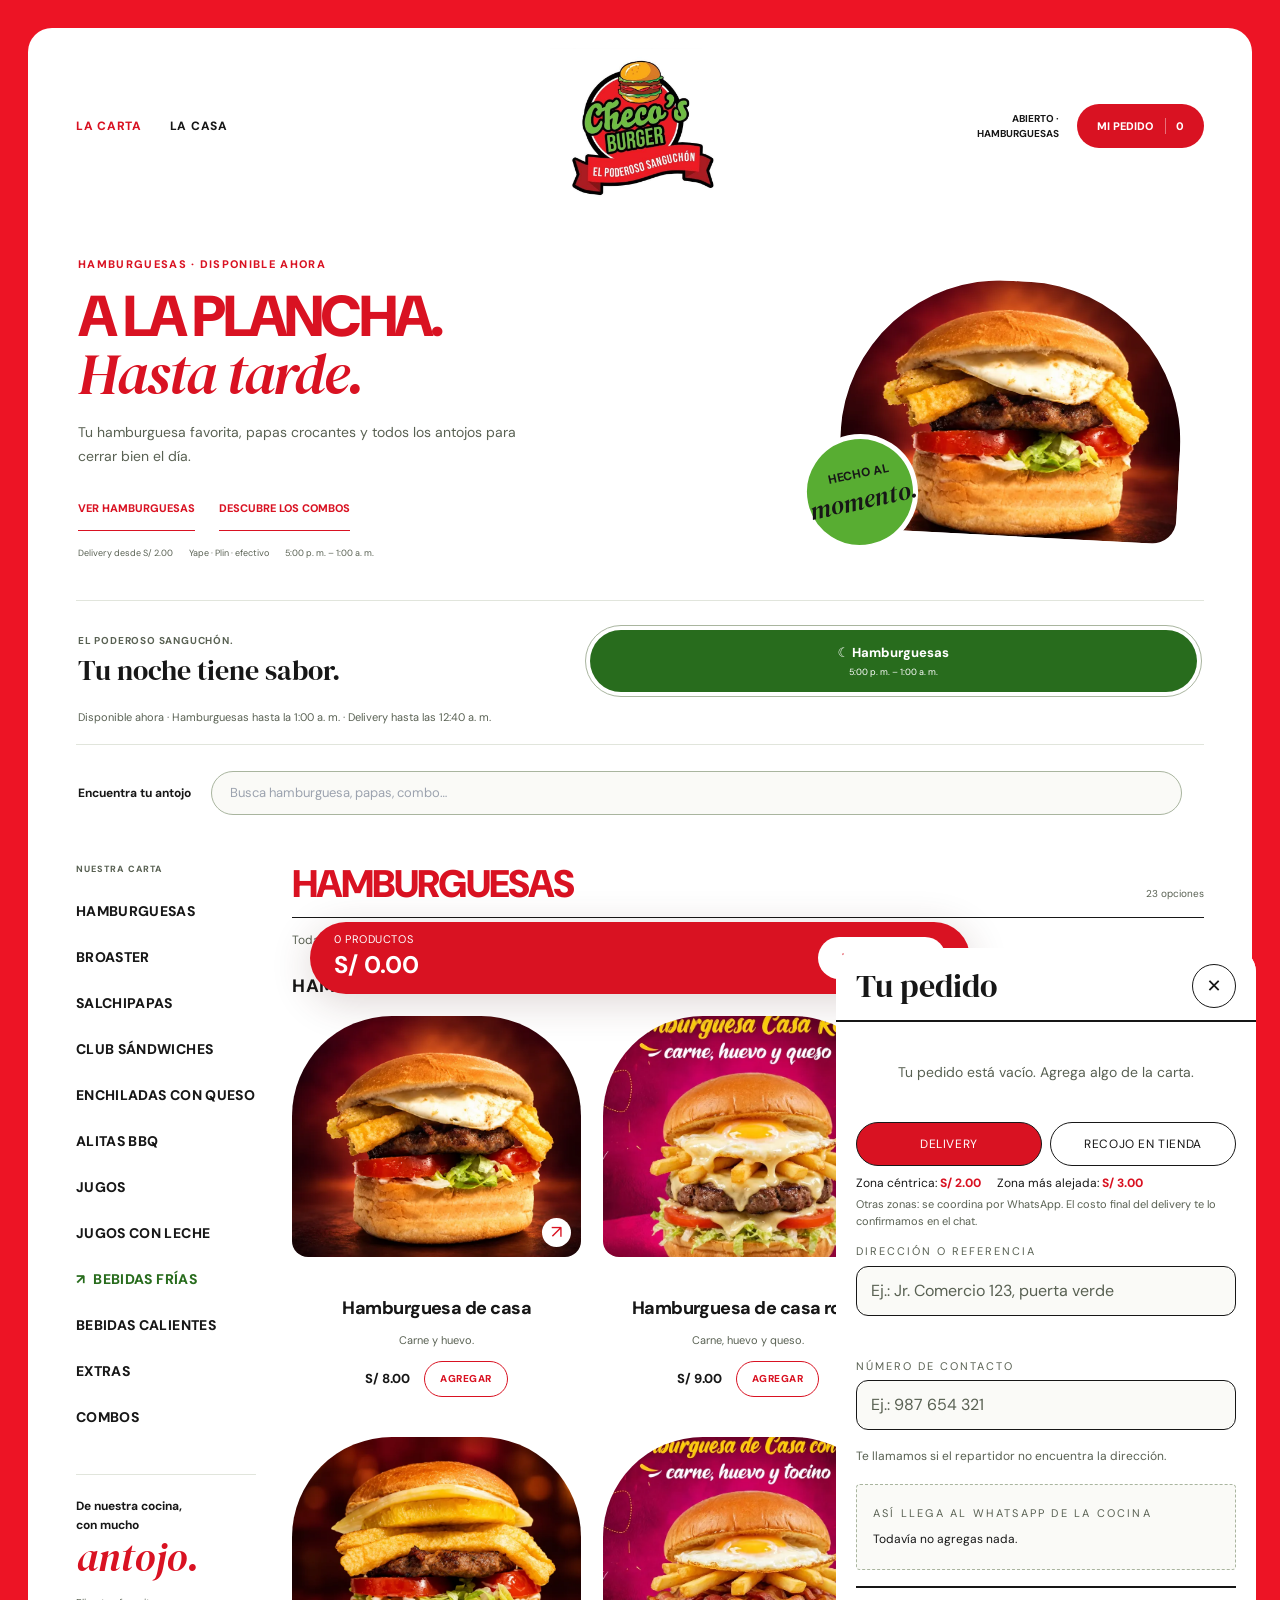
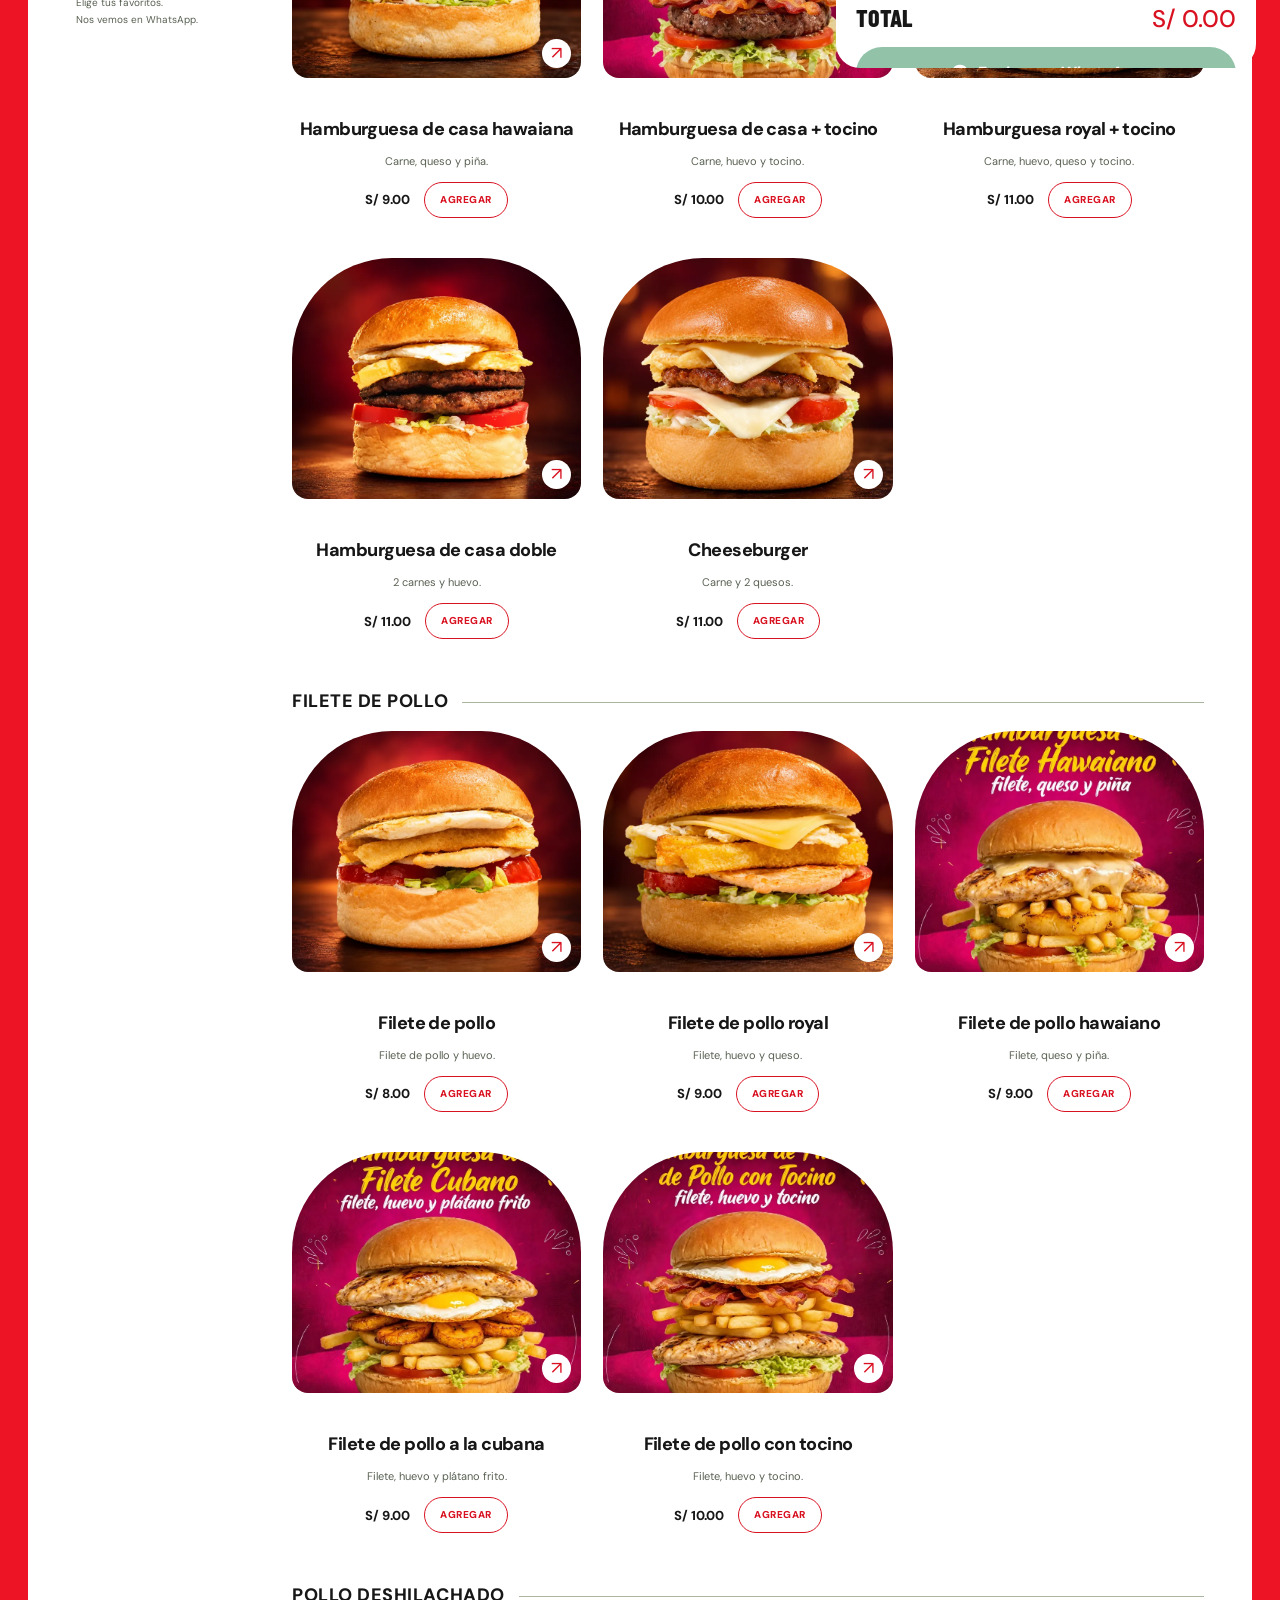
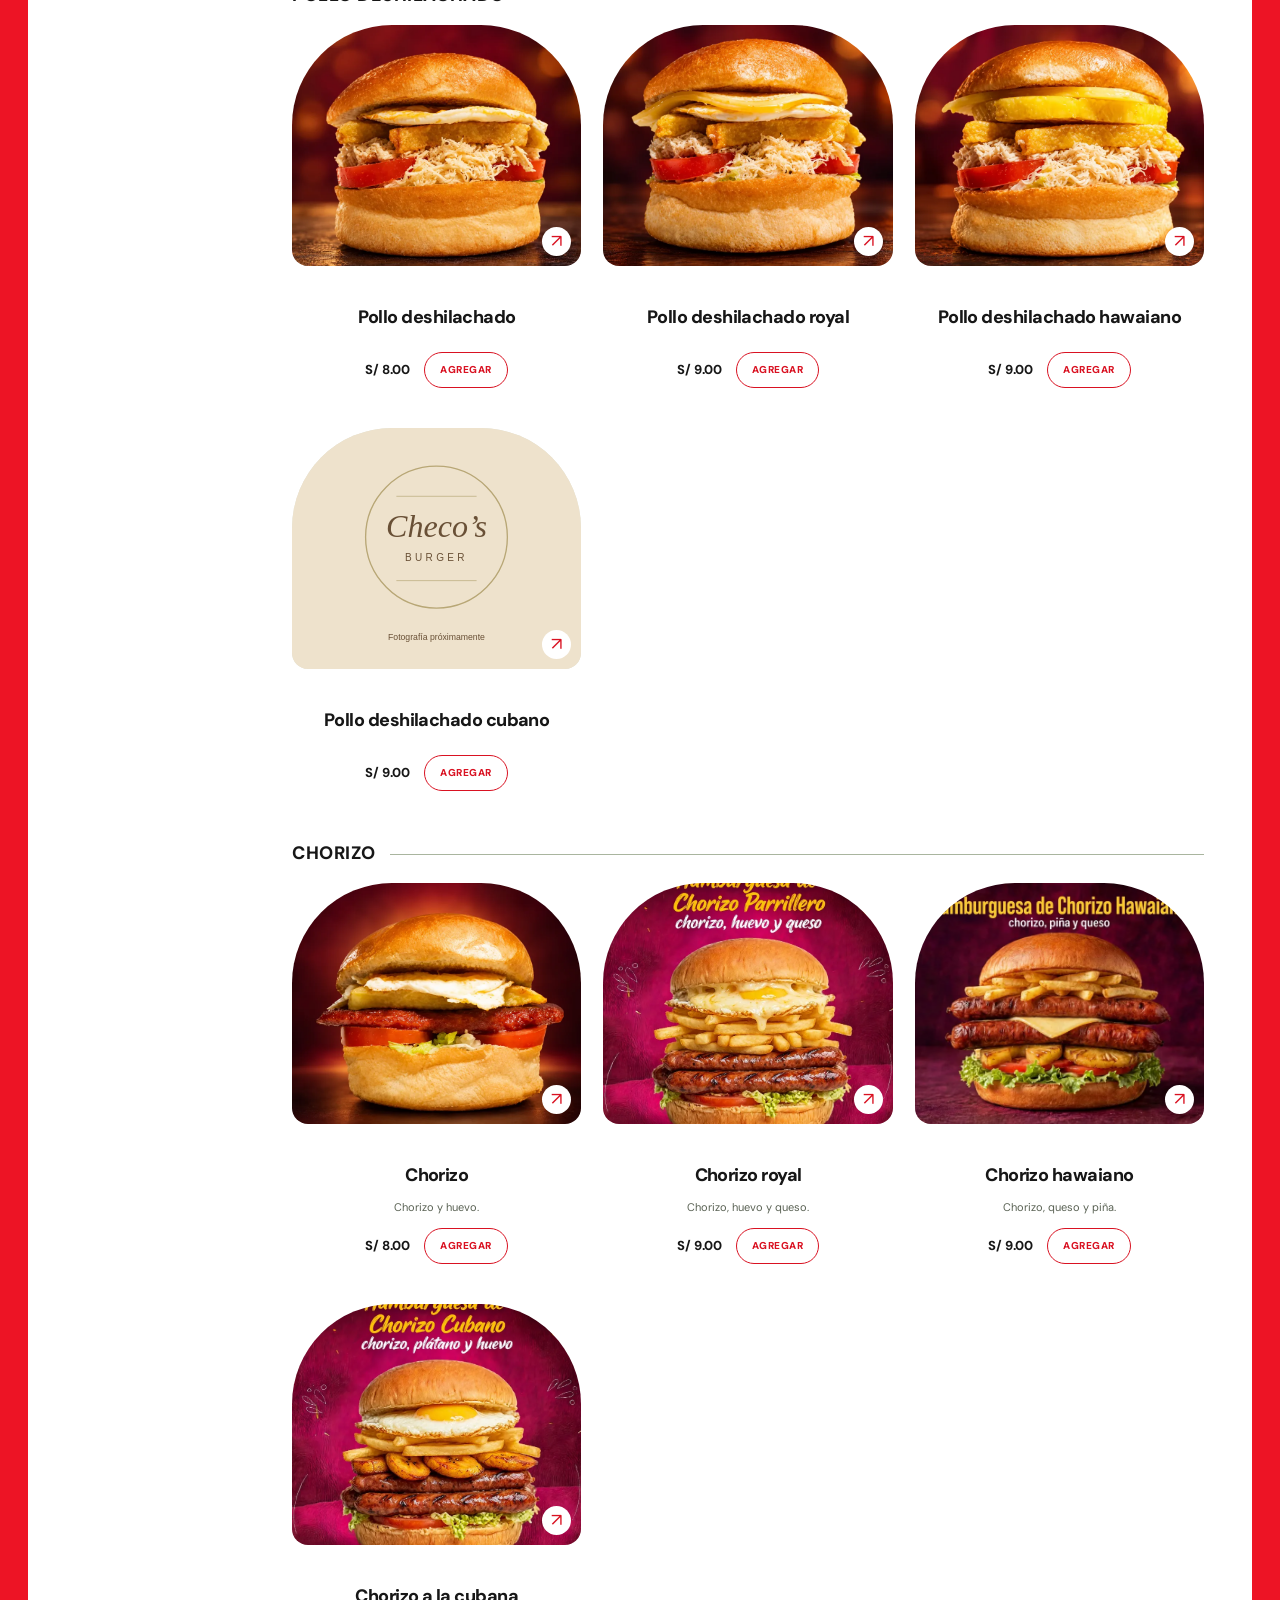
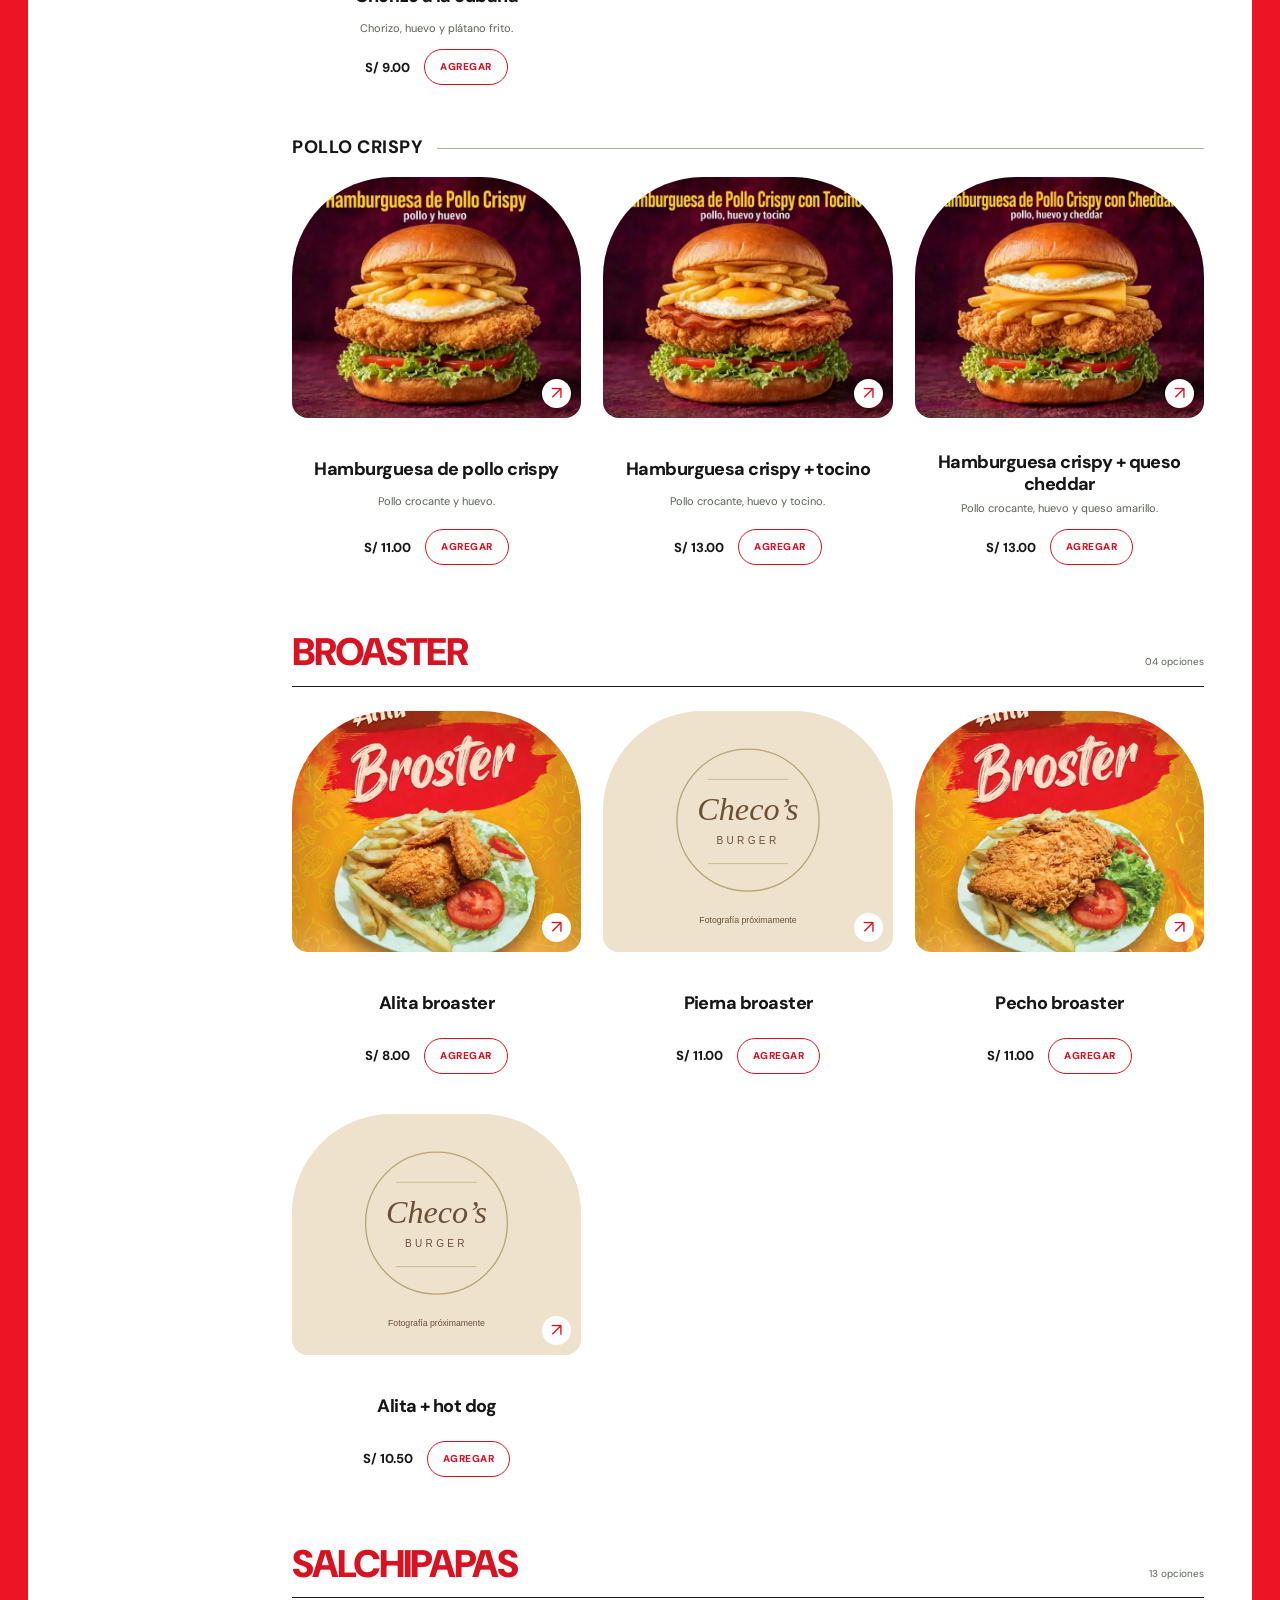
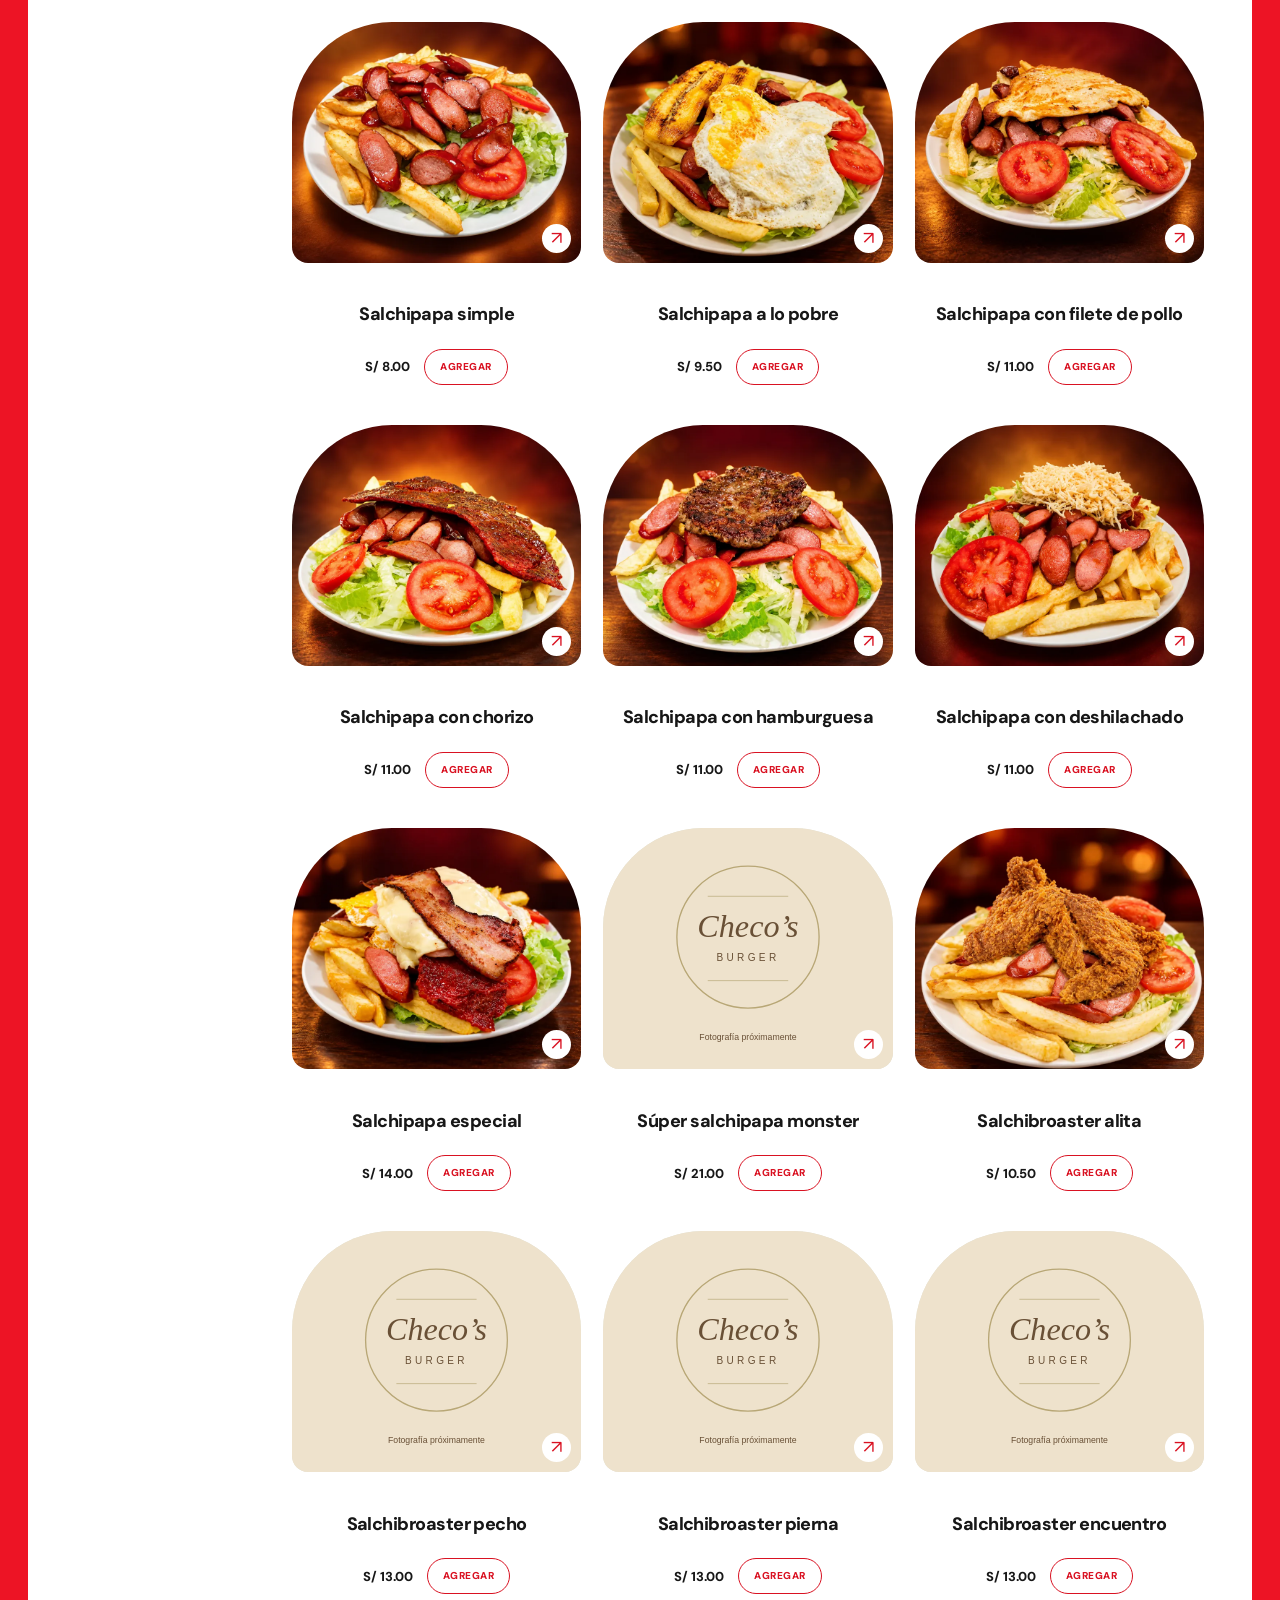
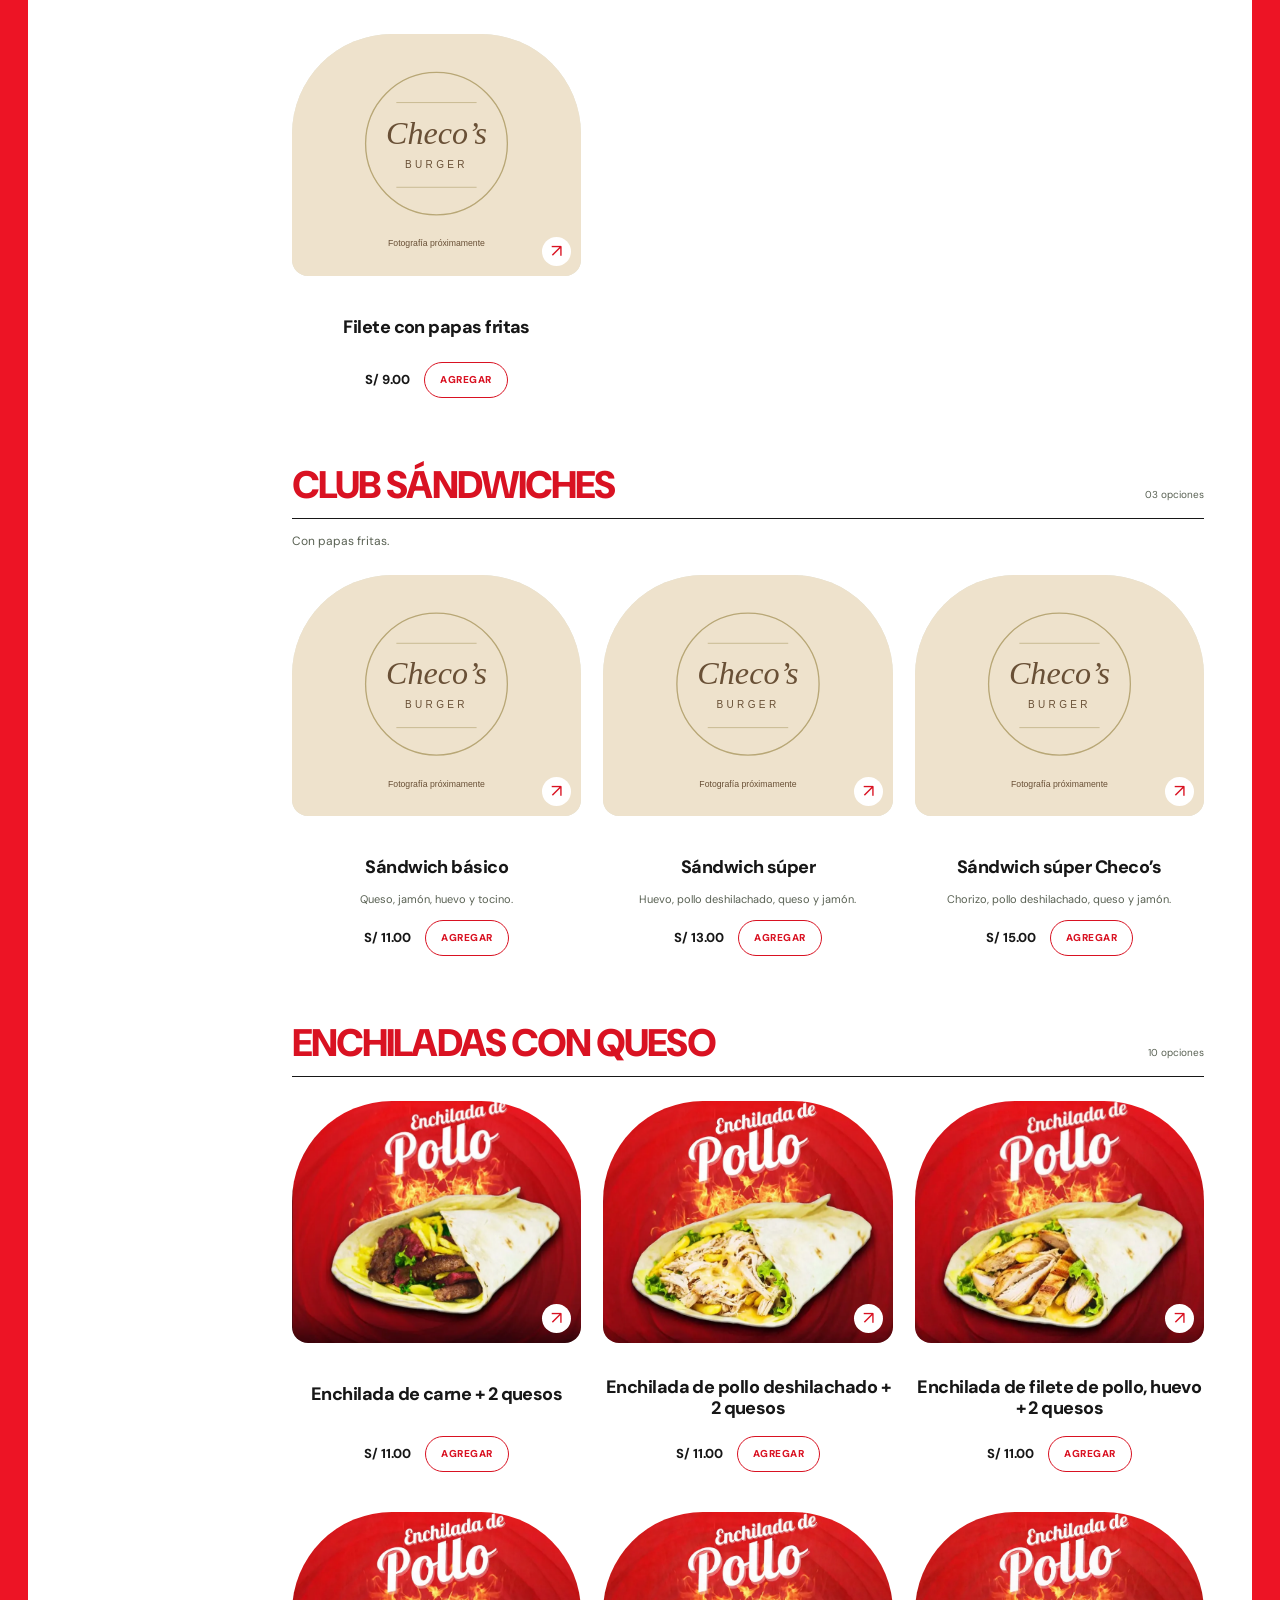
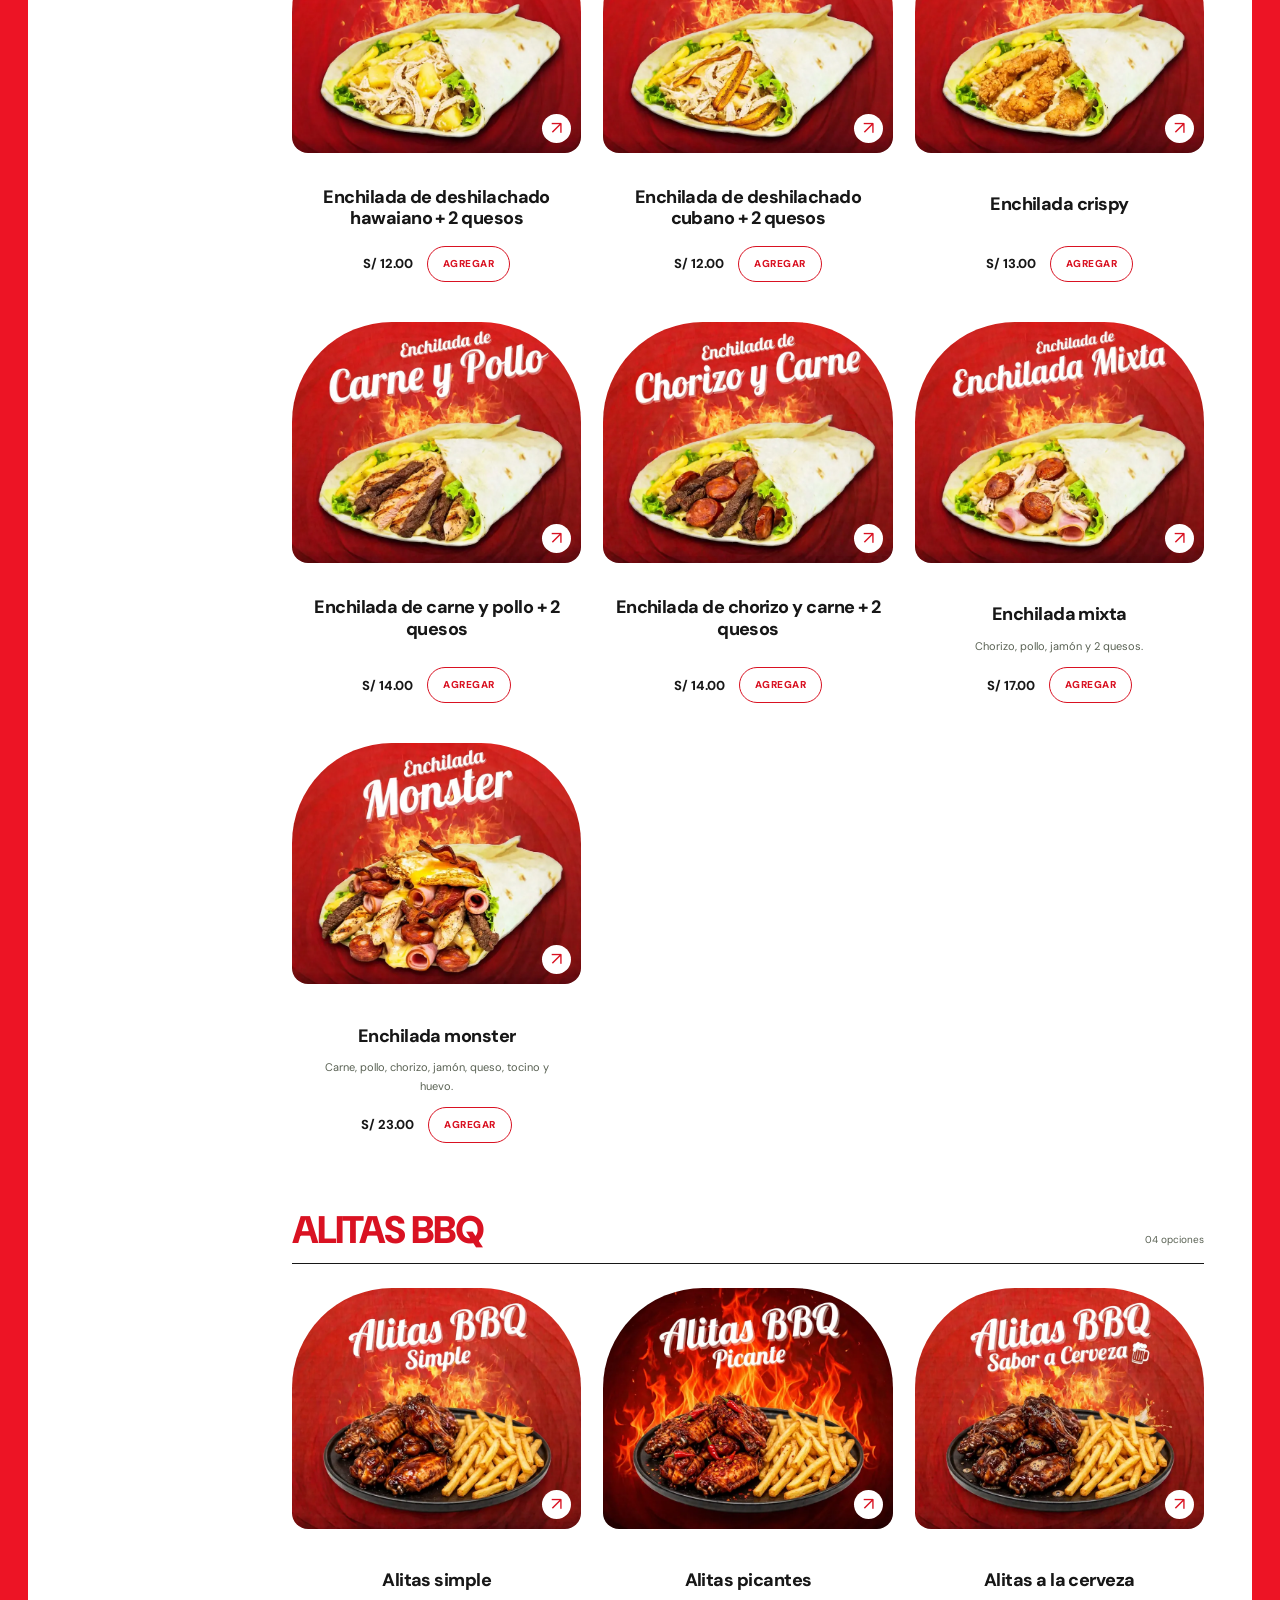
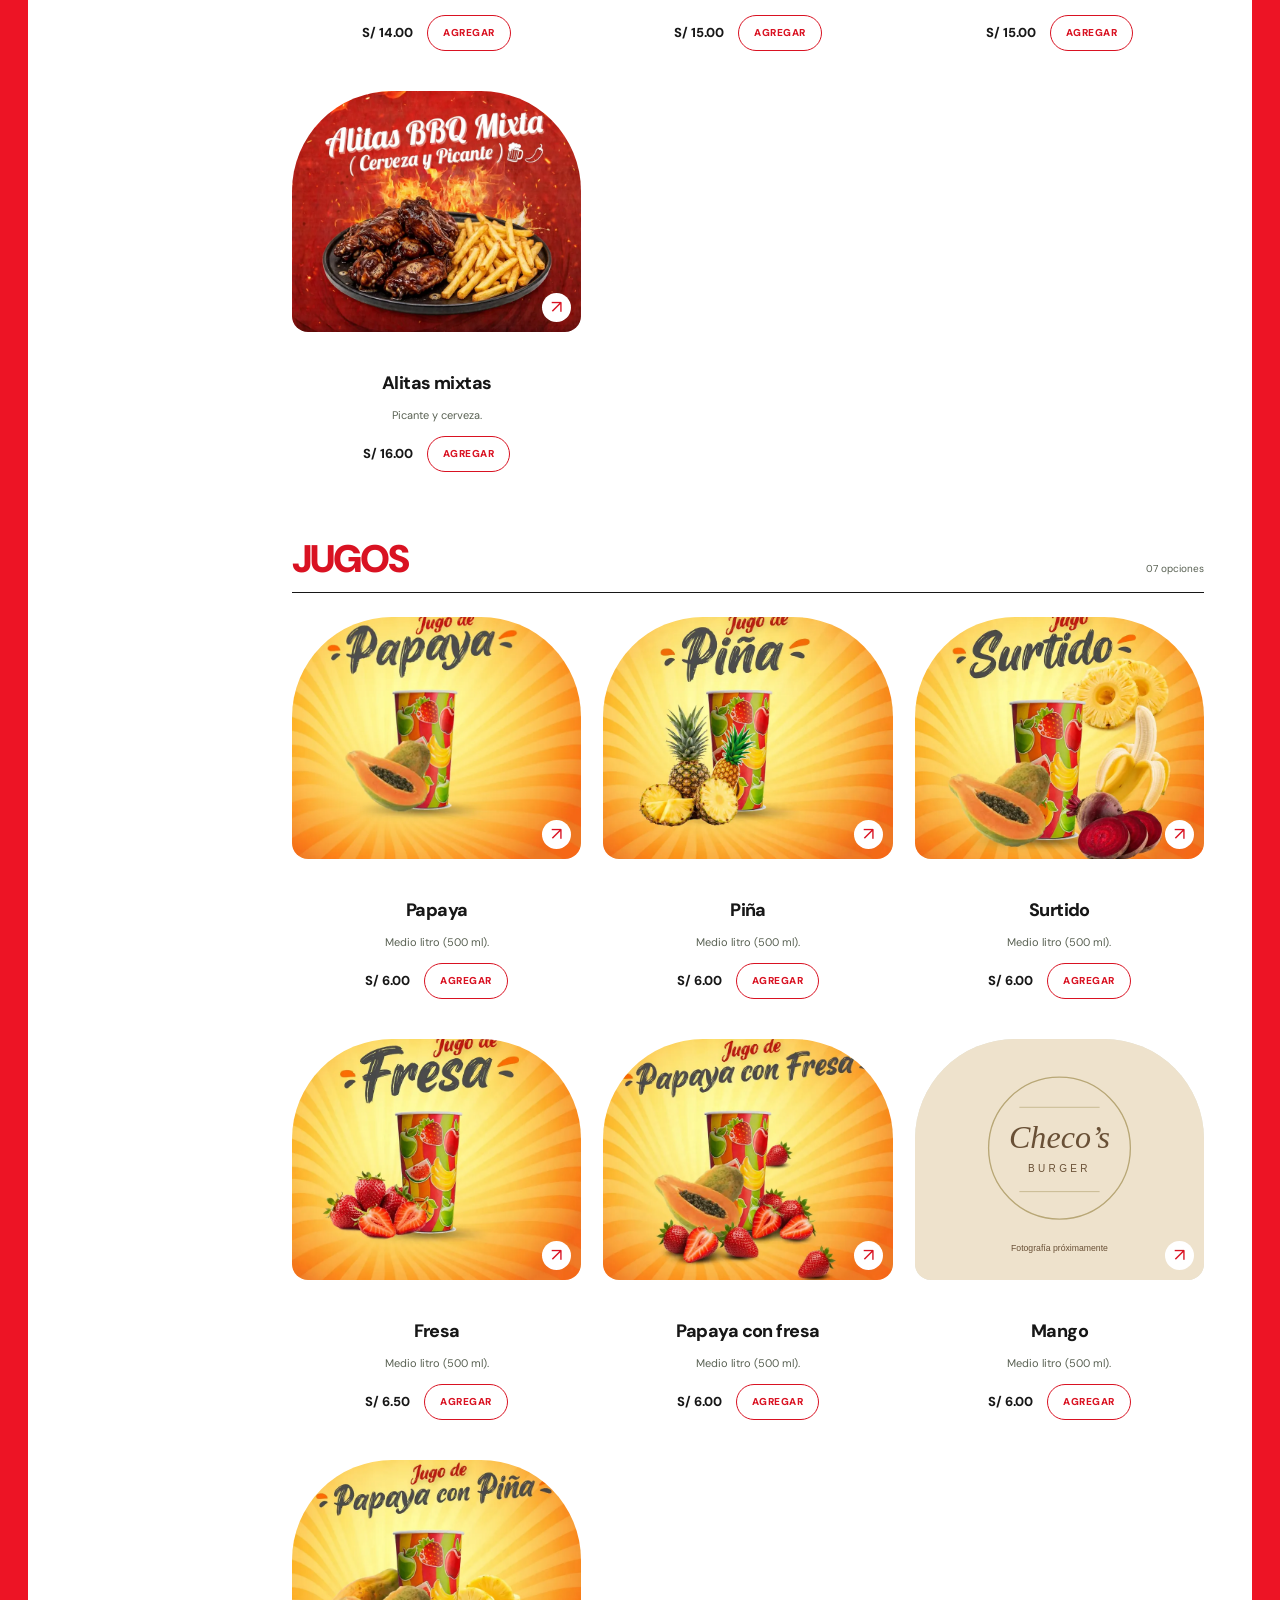
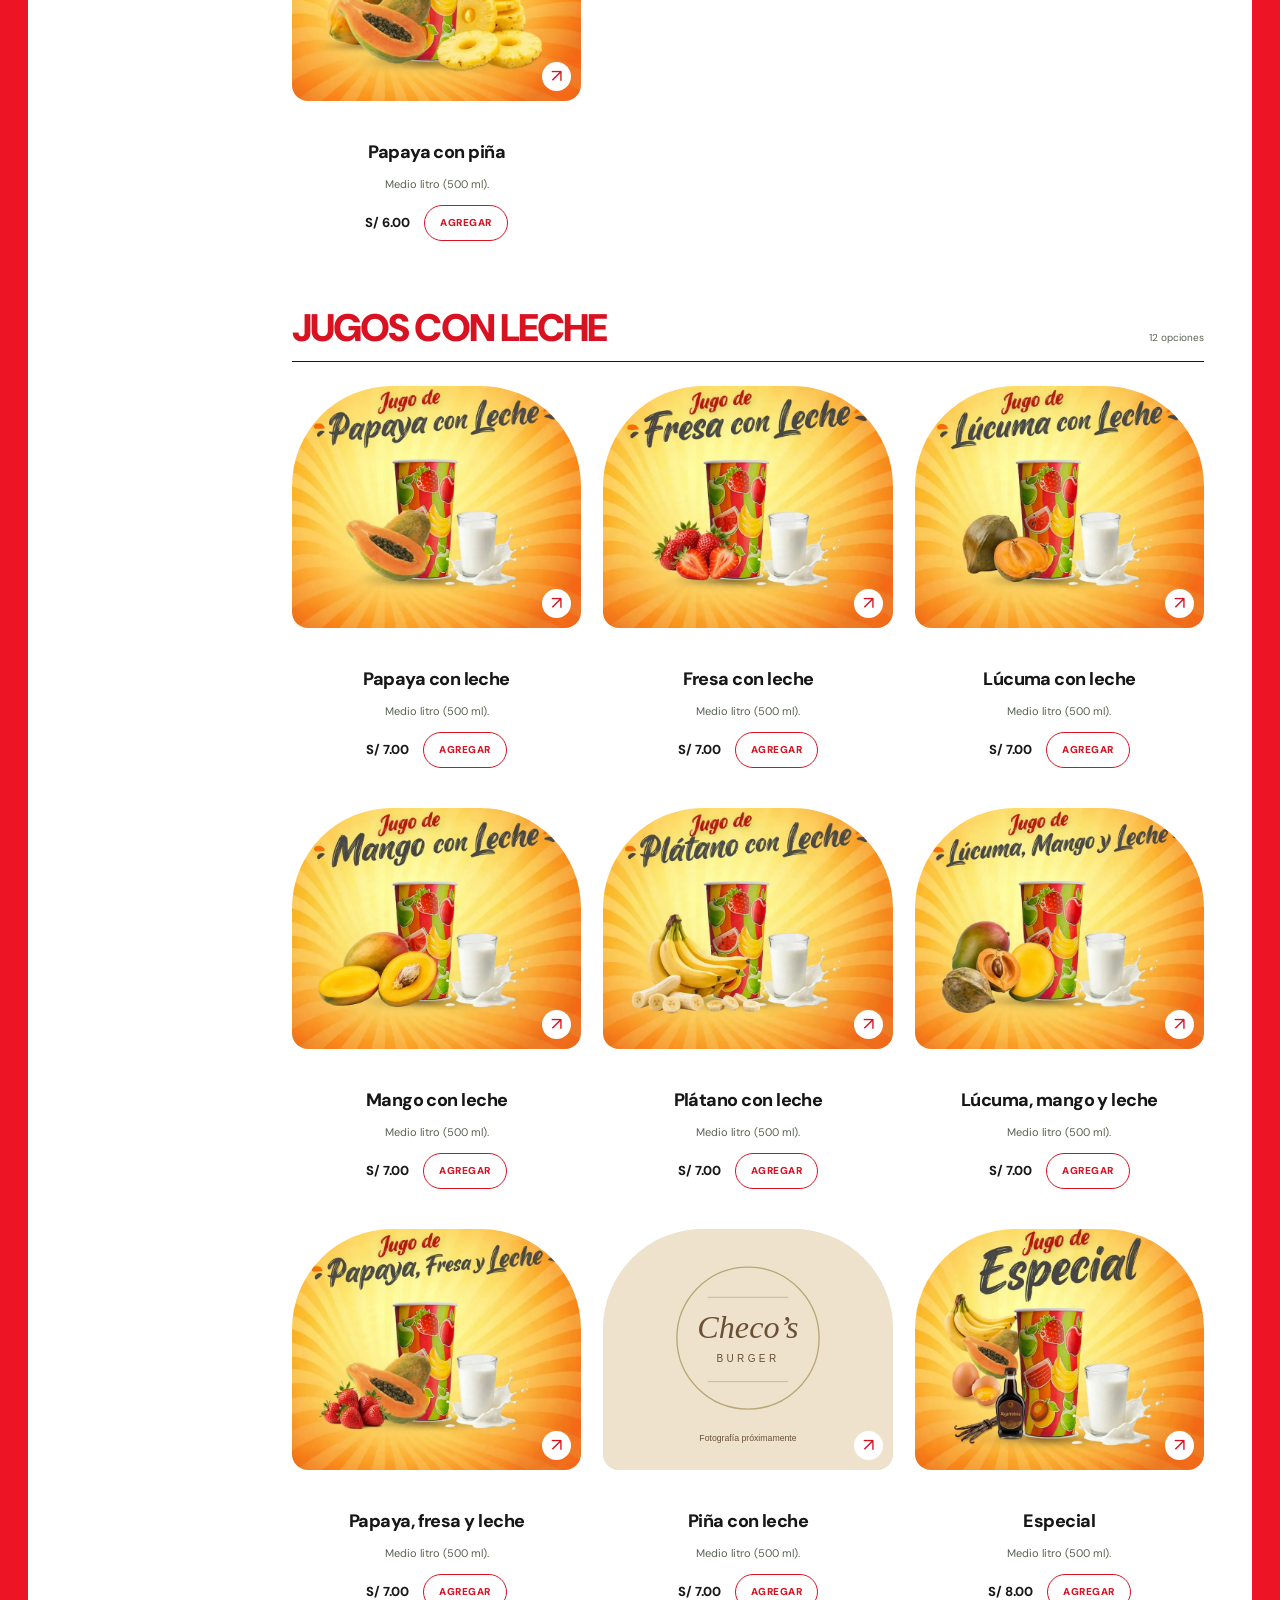
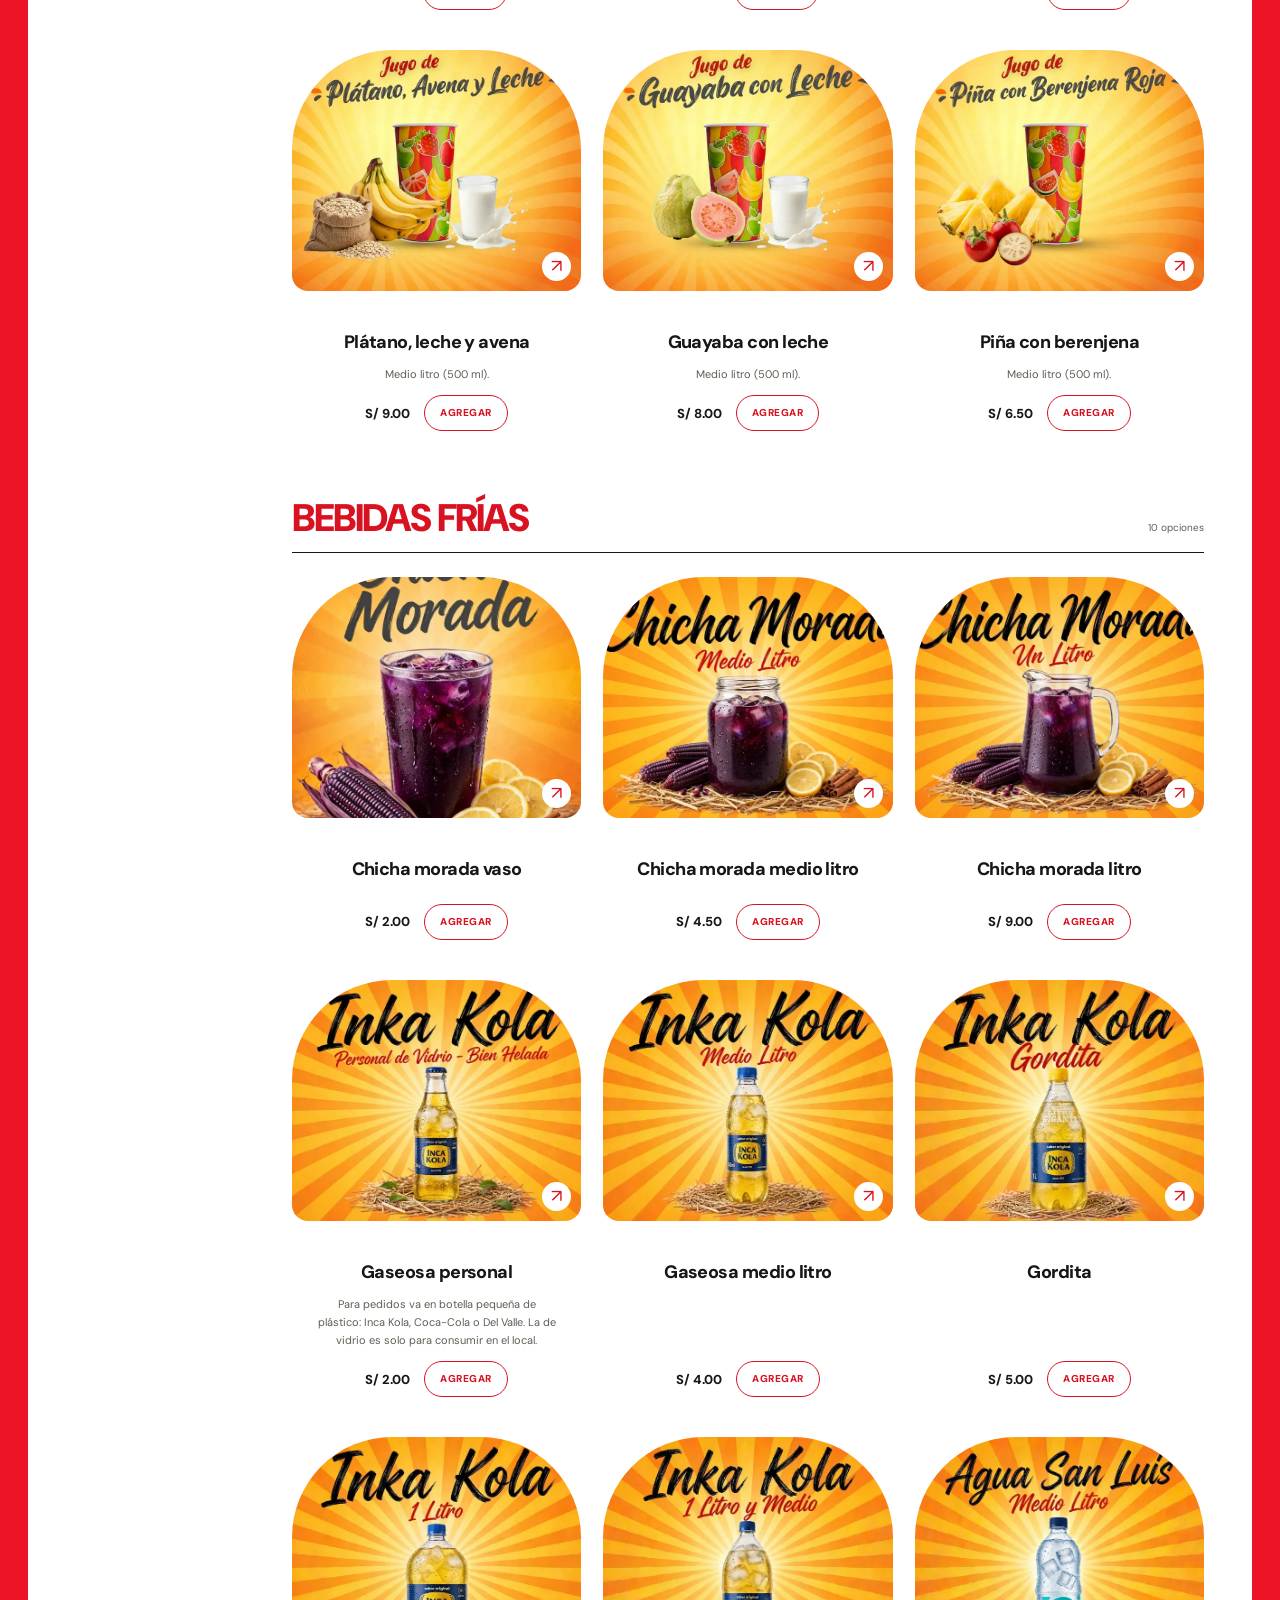
<file: index.html>
<!DOCTYPE html>
<html lang="es-PE">
<head>
<meta charset="utf-8">
<meta name="viewport" content="width=device-width, initial-scale=1, viewport-fit=cover">
<title>Checo’s Burger — Carta digital</title>
<meta name="description" content="Hamburguesas y cena de Checo’s Burger. Consulta la carta y haz tu pedido por WhatsApp.">

<link rel="icon" type="image/png" href="assets/marca/checos-burger.png">
<link rel="preconnect" href="https://fonts.googleapis.com">
<link rel="preconnect" href="https://fonts.gstatic.com" crossorigin>
<link rel="stylesheet" href="https://fonts.googleapis.com/css2?family=Barlow+Condensed:wght@600;700;800&family=DM+Sans:wght@400;500;600;700;800;900&family=DM+Serif+Display:ital@0;1&display=swap">

<!-- Tailwind compilado (18 KB). Antes se servia desde el CDN de Tailwind:
     un script bloqueante que compilaba el CSS en el navegador, asi que con
     un QR y senal mala la carta aparecia sin estilos. Para regenerarlo tras
     tocar clases, ver la cabecera de tailwind.config.js. -->
<link rel="stylesheet" href="css/tailwind.css?v=20261021">
<link rel="stylesheet" href="css/styles.css?v=20261021">
</head>
<body class="font-body text-ink">
<div class="site-shell" id="site-shell">
<header class="site-header">
  <nav class="header-links" aria-label="Principal"><a href="#carta">La carta</a><a href="#footer">La casa</a></nav>
  <a class="brand-seal" href="#inicio" aria-label="Checo’s Burger — Inicio"><img src="assets/marca/checos-burger.png" alt="Checo’s Burger — El poderoso sanguchón" width="628" height="546" fetchpriority="high"></a>
  <div class="header-order"><span id="estado-horario"></span><button type="button" id="header-pedido" class="pill-button">Mi pedido <span id="header-cantidad">0</span></button></div>
</header>
<section id="inicio" class="menu-intro">
  <div class="intro-copy"><p id="hero-estado" class="eyebrow"></p>
    <h1 id="hero-titulo"></h1><p id="hero-descripcion"></p>
    <div class="intro-links"><a id="hero-carta" href="#carta">Ver la carta ↗</a><a id="hero-secundario" href="#combos">Descubre los combos</a></div>
    <p class="intro-meta"><span id="dato-delivery"></span><span>Yape · Plin · efectivo</span><span id="dato-horario"></span></p>
  </div>
  <div class="intro-art"><img id="hero-imagen" alt=""><span class="intro-stamp">HECHO AL<br><em>momento.</em></span></div>
</section>
<section class="turno-panel" aria-label="Elige tu carta">
  <div class="turno-interior">
    <div class="turno-heading"><p class="turno-eyebrow">El poderoso sanguchón.</p><h2>Tu noche tiene sabor.</h2></div>
    <div class="turno-selector" role="group" aria-label="Carta por horario">
      <button type="button" data-turno="cena"><span>☾ Hamburguesas</span><small id="horas-cena"></small></button>
    </div>
    <div class="turno-info"><p id="turno-estado" role="status" aria-live="polite"></p><button id="turno-auto" type="button" hidden>Volver al horario actual ↗</button></div>  </div>
</section>
<div id="aviso-turno" class="aviso-turno" role="status" aria-live="polite"></div>
<div id="aviso-delivery" class="aviso-turno"></div>
<div class="menu-search"><label for="buscar-carta">Encuentra tu antojo</label><input id="buscar-carta" type="search" placeholder="Busca hamburguesa, papas, combo…" autocomplete="off"><p id="busqueda-resultado" role="status" aria-live="polite"></p></div>
<div class="menu-layout">
  <nav class="category-nav" aria-label="Secciones de la carta">
    <div class="category-sticky">
      <button type="button" id="abrir-mis-pedidos" class="mis-pedidos-boton" hidden>Mis pedidos <span id="mis-pedidos-cantidad"></span></button>
      <p class="eyebrow category-label">Nuestra carta</p><div id="pistas"></div>
      <div class="sidebar-note"><span>De nuestra cocina,<br>con mucho</span><em>antojo.</em><p>Elige tus favoritos.<br>Nos vemos en WhatsApp.</p></div>
    </div>
  </nav>
  <main id="carta"></main>
</div>
<section class="recommendation-section" aria-label="Ayuda para elegir"><div id="recom-cuerpo"></div></section>
<!-- ====== PIE ====== -->
<footer id="footer" class="mt-12 border-t-2 border-ink bg-ink text-canvas">
  <div class="mx-auto grid max-w-6xl gap-8 px-5 py-10 sm:grid-cols-3 sm:px-6">
    <div>
      <span id="footer-nombre" class="font-display text-xl font-black uppercase text-canvas"></span>
      <p id="footer-direccion" class="mt-2 text-sm text-canvas/70"></p>
      <p id="footer-telefono" class="text-sm text-canvas/70"></p>
    </div>
    <div>
      <p class="footer-titulo mb-2 font-mono text-[11px] uppercase tracking-[0.2em] text-mustard">Horario</p>
      <p id="footer-horario" class="text-sm text-canvas/70"></p>
    </div>
    <div>
      <p class="footer-titulo mb-2 font-mono text-[11px] uppercase tracking-[0.2em] text-mustard">Delivery</p>
      <div id="footer-delivery"></div>
    </div>
  </div>
  <div class="mx-auto max-w-6xl px-5 pb-8 sm:px-6">
    <p class="border-t border-canvas/20 pt-4 font-mono text-xs leading-relaxed text-canvas/50">Carta de Checo’s Burger basada en el menú facilitado. Precios pendientes de ratificación. Contacto temporal de la demo.</p>
  </div>
</footer>

</div>

<!-- ====== BARRA DE PEDIDO (solo escritorio) ======
     En escritorio sobra ancho para mostrar cantidad + total sin robarle
     espacio a nada — más visibilidad durante la compra que un ícono solo. ====== -->
<div id="barra" data-visible="no" class="fixed inset-x-0 bottom-0 z-50 hidden border-t-2 border-ink bg-ink text-canvas sm:block">
  <div class="mx-auto flex h-20 max-w-6xl items-center gap-4 px-6">
    <div class="flex flex-col leading-tight">
      <small id="barra-items" class="font-mono text-[11px] uppercase tracking-wider text-canvas/70">0 productos</small>
      <strong id="barra-total" class="font-mono text-3xl font-bold text-mustard">S/ 0.00</strong>
    </div>
    <button type="button" id="barra-abrir" class="boton-solido ml-auto rounded-full border-2 border-ink bg-mustard px-6 py-3 font-bold text-ink">Ver mi pedido</button>
  </div>
</div>

<!-- ====== ÍCONO DE PEDIDO (unido al borde derecho, solo mobile) ======
     En escritorio el mismo pedido se revisa desde la barra inferior. ====== -->
<aside id="pestana-pedido" data-oculta="si" role="button" tabindex="0" aria-label="Ver mi pedido"
  class="fixed right-0 z-50 cursor-pointer select-none
         bottom-[calc(6rem+env(safe-area-inset-bottom))]
         transition-[transform,opacity] duration-200 ease-out
         hover:-translate-x-1.5 focus-visible:-translate-x-1.5
         data-[oculta=si]:translate-x-16 data-[oculta=si]:opacity-0 data-[oculta=si]:pointer-events-none
         sm:hidden">
  <div class="relative flex h-14 w-14 items-center justify-center rounded-l-2xl border-2 border-r-0 border-ink bg-ink shadow-[-4px_4px_0_rgba(27,20,15,.22)]">
    <svg width="22" height="22" viewBox="0 0 24 24" fill="none" stroke="currentColor" stroke-width="2" stroke-linecap="round" stroke-linejoin="round" aria-hidden="true" class="text-mustard">
      <path d="M6 7h12l1 13H5L6 7z"/><path d="M9 7a3 3 0 0 1 6 0"/>
    </svg>
    <span id="pestana-contador" class="absolute -left-1.5 -top-1.5 hidden min-w-[20px] rounded-full bg-ember px-1 text-center font-mono text-[11px] font-bold leading-5 text-canvas ring-2 ring-canvas">0</span>
  </div>
</aside>

<div id="aviso-agregado" class="aviso-agregado" data-visible="no" role="status" aria-live="polite"></div>

<!-- ====== HOJA DE PEDIDO ====== -->
<div id="velo" data-abierto="no" class="fixed inset-0 z-[60] bg-ink/55"></div>
<aside id="hoja" inert data-abierto="no" role="dialog" aria-modal="true" aria-labelledby="titulo-hoja"
  class="fixed inset-x-0 bottom-0 z-[61] max-h-[88dvh] sm:inset-x-auto sm:bottom-6 sm:right-6 sm:w-[420px] sm:max-h-[80dvh]">


  <div class="flex max-h-[88dvh] flex-col overflow-hidden rounded-t-[20px] border-t-2 border-ink bg-canvas sm:max-h-[80dvh] sm:rounded-[20px] sm:border-2">
    <div class="flex shrink-0 items-center gap-3 border-b-2 border-ink bg-canvas px-5 pb-3 pt-4">
      <h3 id="titulo-hoja" class="font-display text-3xl font-extrabold uppercase leading-none">Tu pedido</h3>
      <button type="button" id="cerrar-hoja" aria-label="Cerrar el pedido"
        class="ml-auto grid h-11 w-11 shrink-0 place-items-center rounded-full border-2 border-ink text-lg leading-none hover:bg-hairline">✕</button>
    </div>

    <div class="min-h-0 flex-1 overflow-y-auto" style="padding-bottom:env(safe-area-inset-bottom)">
      <div class="px-5 pb-6 pt-4">
        <p id="pedido-aviso" role="status" class="pedido-aviso"></p><div id="renglones"></div>

    <div role="group" aria-label="Cómo lo recibes" class="mt-4 mb-3 flex gap-2">
      <button type="button" data-modo="Delivery" aria-pressed="true" class="min-h-11 flex-1 rounded-full border-2 border-ink bg-ink px-2 py-2 font-mono text-xs uppercase tracking-wider text-canvas">Delivery</button>
      <button type="button" data-modo="Recojo en tienda" aria-pressed="false" class="min-h-11 flex-1 rounded-full border-2 border-ink px-2 py-2 font-mono text-xs uppercase tracking-wider">Recojo en tienda</button>
    </div>
    <p id="entrega-aviso" class="entrega-aviso" role="status"></p>
    <p id="delivery-tarifas" class="delivery-tarifas"></p>

    <label id="detalle-label" for="detalle" class="mb-1.5 block font-mono text-[11px] uppercase tracking-[0.18em] text-muted">Dirección o referencia</label>
    <input id="detalle" placeholder="Ej.: Jr. Comercio 123, puerta verde" autocomplete="street-address" required aria-required="true" aria-describedby="detalle-error"
      class="w-full rounded-xl border-2 border-ink bg-surface px-3.5 py-3 text-base placeholder:text-muted">
    <p id="detalle-error" class="mt-1.5 min-h-[1em] font-mono text-xs font-bold text-ember" role="alert"></p>
    <p id="detalle-hint" class="min-h-[1em] font-mono text-xs text-muted"></p>

    <label for="telefono" class="mt-3 mb-1.5 block font-mono text-[11px] uppercase tracking-[0.18em] text-muted">Número de contacto</label>
    <input id="telefono" type="tel" inputmode="tel" placeholder="Ej.: 987 654 321" autocomplete="tel" required aria-required="true" aria-describedby="telefono-error telefono-hint"
      class="w-full rounded-xl border-2 border-ink bg-surface px-3.5 py-3 text-base placeholder:text-muted">
    <p id="telefono-error" class="mt-1.5 min-h-[1em] font-mono text-xs font-bold text-ember" role="alert"></p>
    <p id="telefono-hint" class="min-h-[1em] font-mono text-xs text-muted"></p>

    <div class="comanda mt-5 mb-4 rounded border-2 border-ink bg-surface px-4 py-5">
      <p class="mb-2 font-mono text-[11px] uppercase tracking-[0.2em] text-muted">Así llega al WhatsApp de la cocina</p>
      <pre id="vista-comanda" class="whitespace-pre-wrap font-mono text-xs leading-relaxed text-ink">Todavía no agregas nada.</pre>
    </div>

    <div class="flex items-baseline gap-2 border-t-2 border-ink pt-3.5">
      <span class="font-display text-2xl font-extrabold uppercase">Total</span>
      <strong id="hoja-total" class="ml-auto font-mono text-2xl font-medium text-ember">S/ 0.00</strong>
    </div>

    <a id="enviar" href="#" aria-disabled="true" target="_blank" rel="noopener"
      class="mt-3 flex w-full items-center justify-center gap-2 rounded-full border-2 border-ink bg-[#128C4B] py-3.5 font-bold text-white aria-disabled:pointer-events-none aria-disabled:opacity-45">
      <svg width="20" height="20" viewBox="0 0 24 24" fill="currentColor" aria-hidden="true"><path d="M12 2a10 10 0 0 0-8.6 15.1L2 22l5-1.3A10 10 0 1 0 12 2zm5.3 14.1c-.2.6-1.2 1.2-1.7 1.2-.5 0-.9.2-3-.9s-3.4-3.4-3.5-3.6c-.1-.2-.9-1.2-.9-2.3s.6-1.6.8-1.8c.2-.2.4-.3.6-.3h.4c.2 0 .4 0 .5.4l.8 1.9c.1.2 0 .4-.1.5l-.3.4c-.1.1-.2.3-.1.5.2.3.7 1.1 1.4 1.7.9.8 1.5 1 1.8 1.1.2.1.4 0 .5-.1l.6-.7c.2-.2.3-.2.5-.1l1.8.9c.2.1.3.2.3.3 0 .2 0 .6-.4.9z"/></svg>
      Enviar por WhatsApp
    </a>
        <p class="mt-2.5 text-center font-mono text-xs text-muted">No hace falta app ni registro. Se abre el chat con el pedido escrito.</p>
      </div>
    </div>
  </div>
</aside>

<!-- ====== MIS PEDIDOS: historial guardado en este dispositivo ====== -->
<dialog id="pedidos-dialog" aria-labelledby="pedidos-titulo">
  <button type="button" id="pedidos-cerrar" class="dialog-close" aria-label="Cerrar mis pedidos">✕</button>
  <div class="pedidos-cuerpo">
    <p class="eyebrow">Historial</p>
    <h2 id="pedidos-titulo">Mis pedidos</h2>
    <p class="pedidos-nota">Los pedidos que enviaste por WhatsApp desde este dispositivo. Se guardan solo aquí, hasta 90 días.</p>
    <div id="pedidos-lista"></div>
  </div>
</dialog>

<dialog id="producto-dialog" aria-labelledby="producto-titulo">
  <button type="button" id="producto-cerrar" class="dialog-close" aria-label="Cerrar detalle">✕</button>
  <div class="product-detail">
    <div class="detail-visual"><img id="producto-imagen" alt=""><span class="detail-seal">CHECO’S BURGER<br>Carta de la casa</span></div>
    <div class="detail-copy"><p id="producto-categoria" class="eyebrow"></p><h2 id="producto-titulo"></h2>
      <p id="producto-descripcion"></p><div class="detail-line"><span>Precio por unidad</span><strong id="producto-precio"></strong></div>
      <div class="detail-line"><span>Disponibilidad</span><span id="producto-horario"></span></div>
      <p id="producto-nota" class="detail-note">Consulta ingredientes e indicaciones especiales en el chat.</p>
      <div id="producto-opciones" class="opciones"></div><div id="producto-control"></div><p id="producto-confirmacion" role="status" aria-live="polite"></p>
      <button type="button" id="producto-pedido" class="detail-order">Revisar mi pedido →</button>
    </div>
  </div>
</dialog>
<script src="js/data.js?v=20261021"></script>
<script src="js/horarios.js?v=20261021"></script>
<script src="js/carrito.js?v=20261021"></script>
<script src="js/recomendador.js?v=20261021"></script>
<script src="js/carta.js?v=20261021"></script>
<script src="js/personalizar.js?v=20261021"></script>
<script src="js/hoja.js?v=20261021"></script>
<script src="js/recomendador-vista.js?v=20261021"></script>
<script src="js/memoria.js?v=20261021"></script>
<script src="js/historial.js?v=20261021"></script>
<script src="js/app.js?v=20261021"></script>
</body>
</html>
</file>
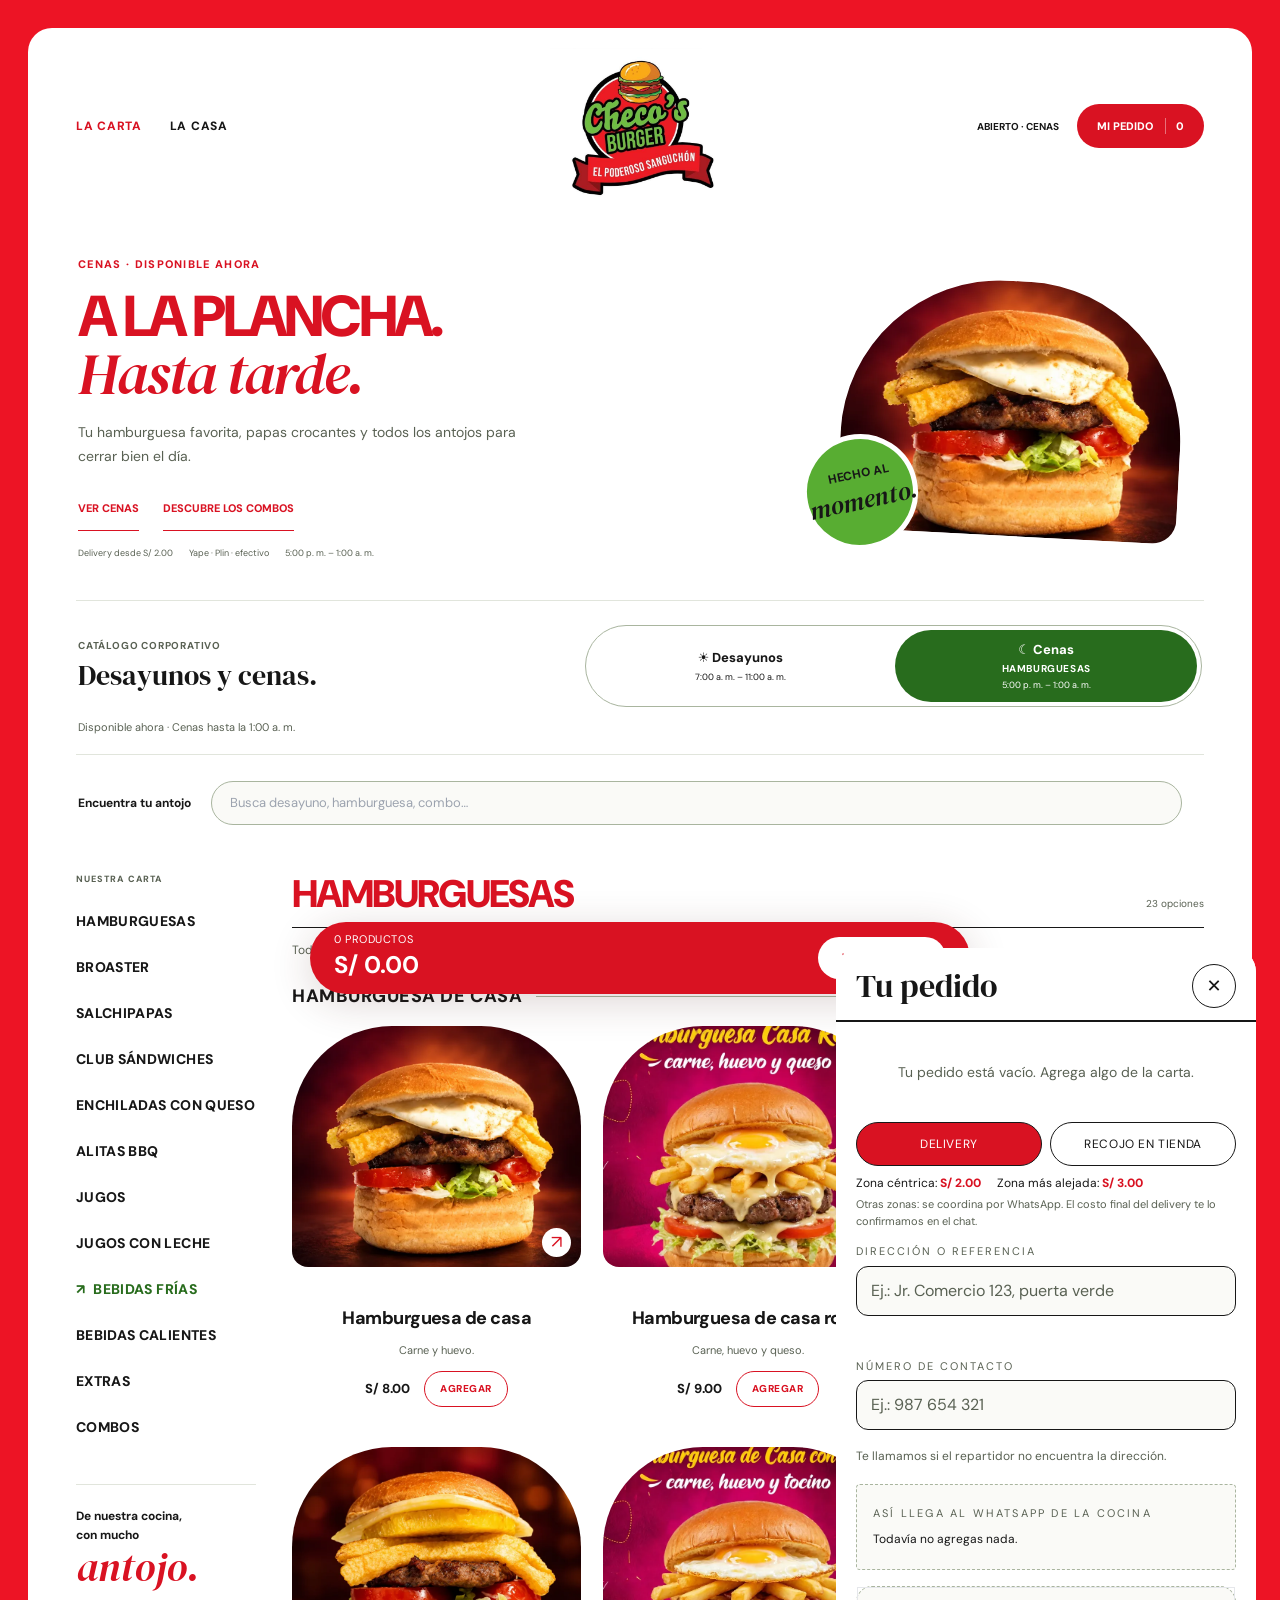
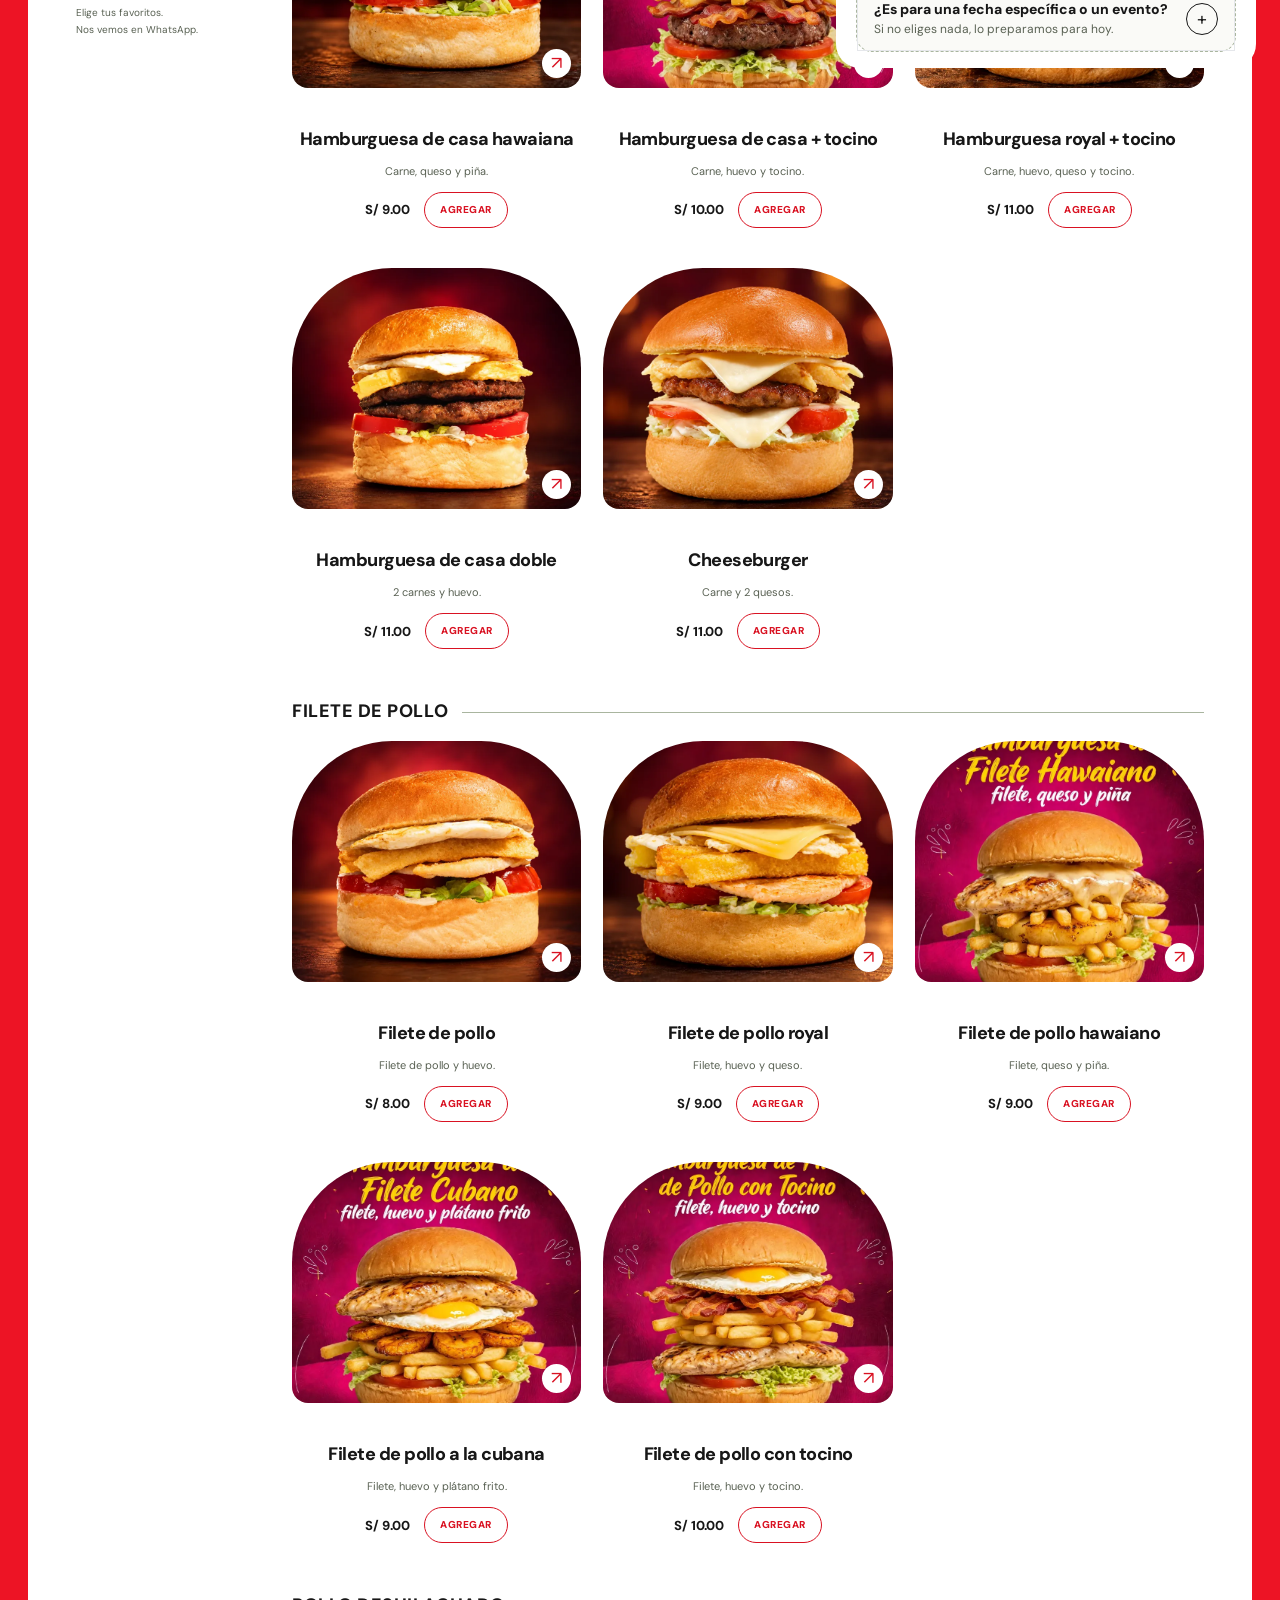
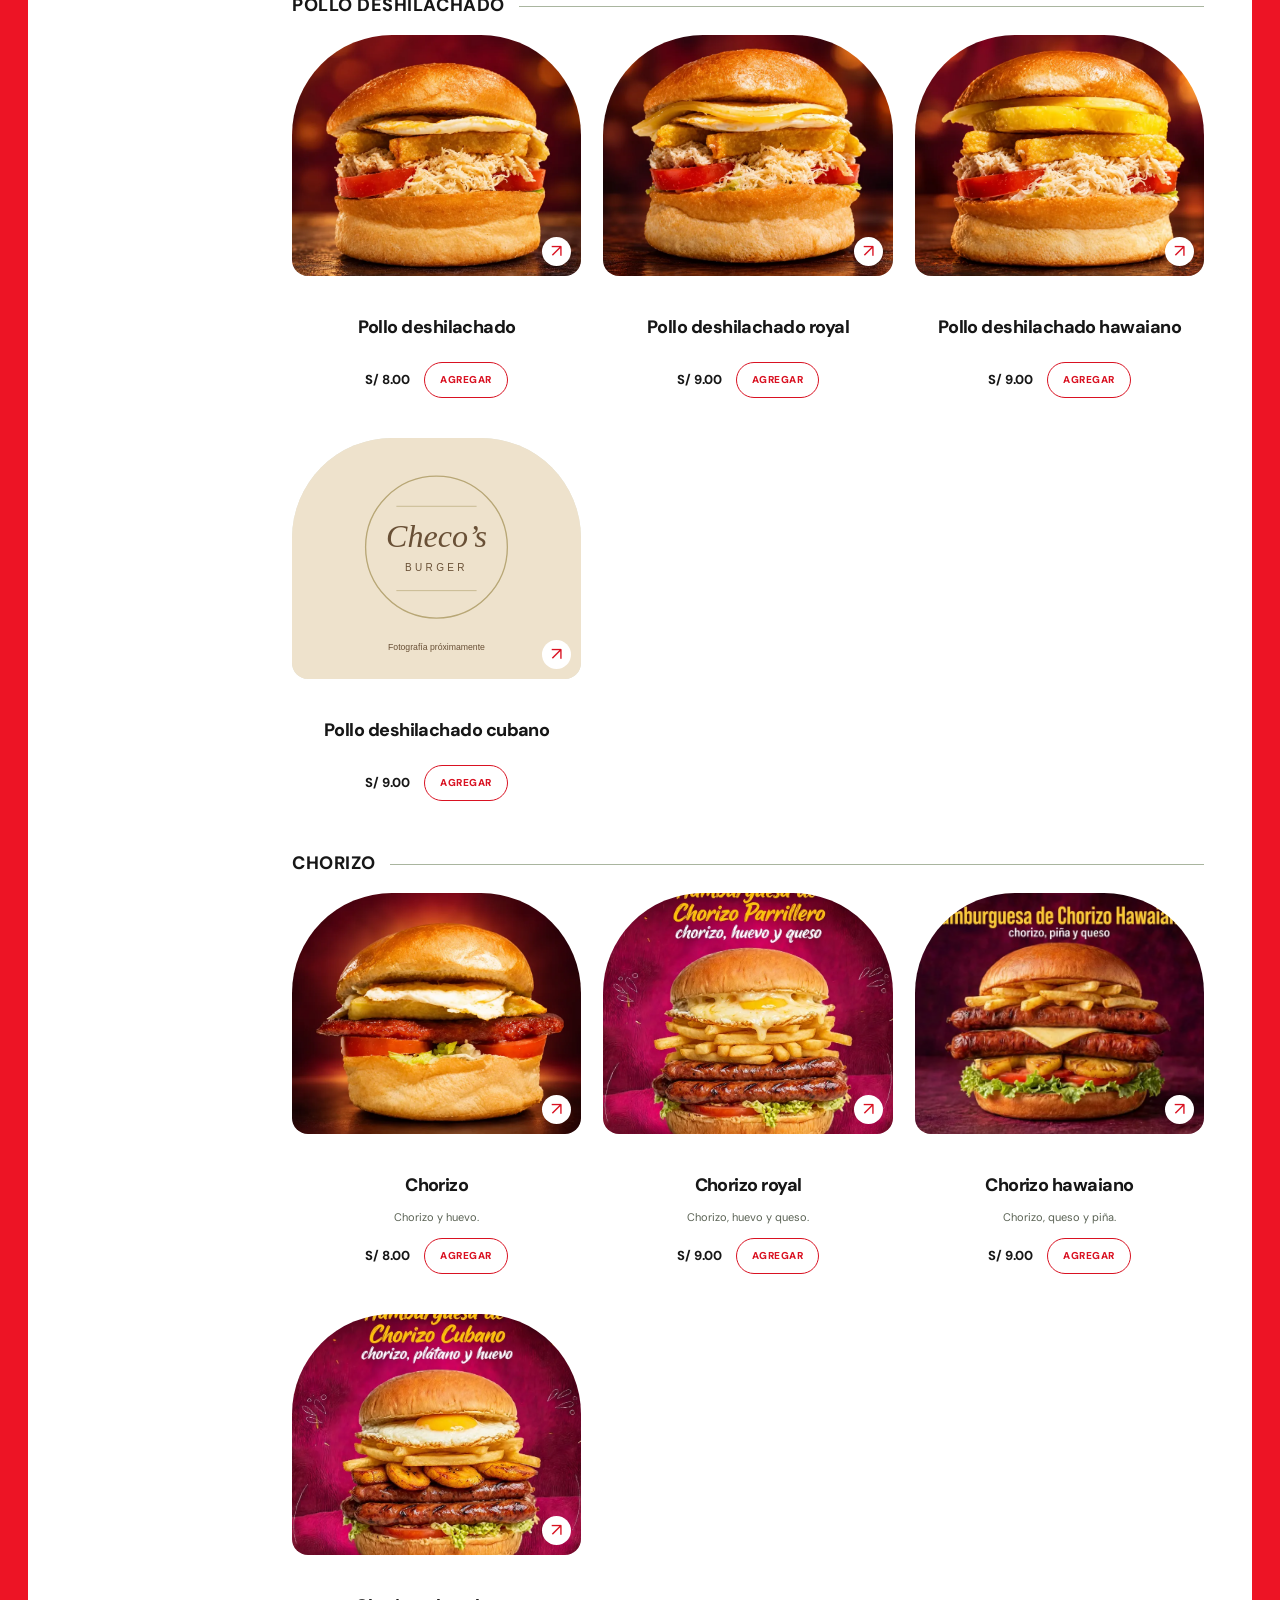
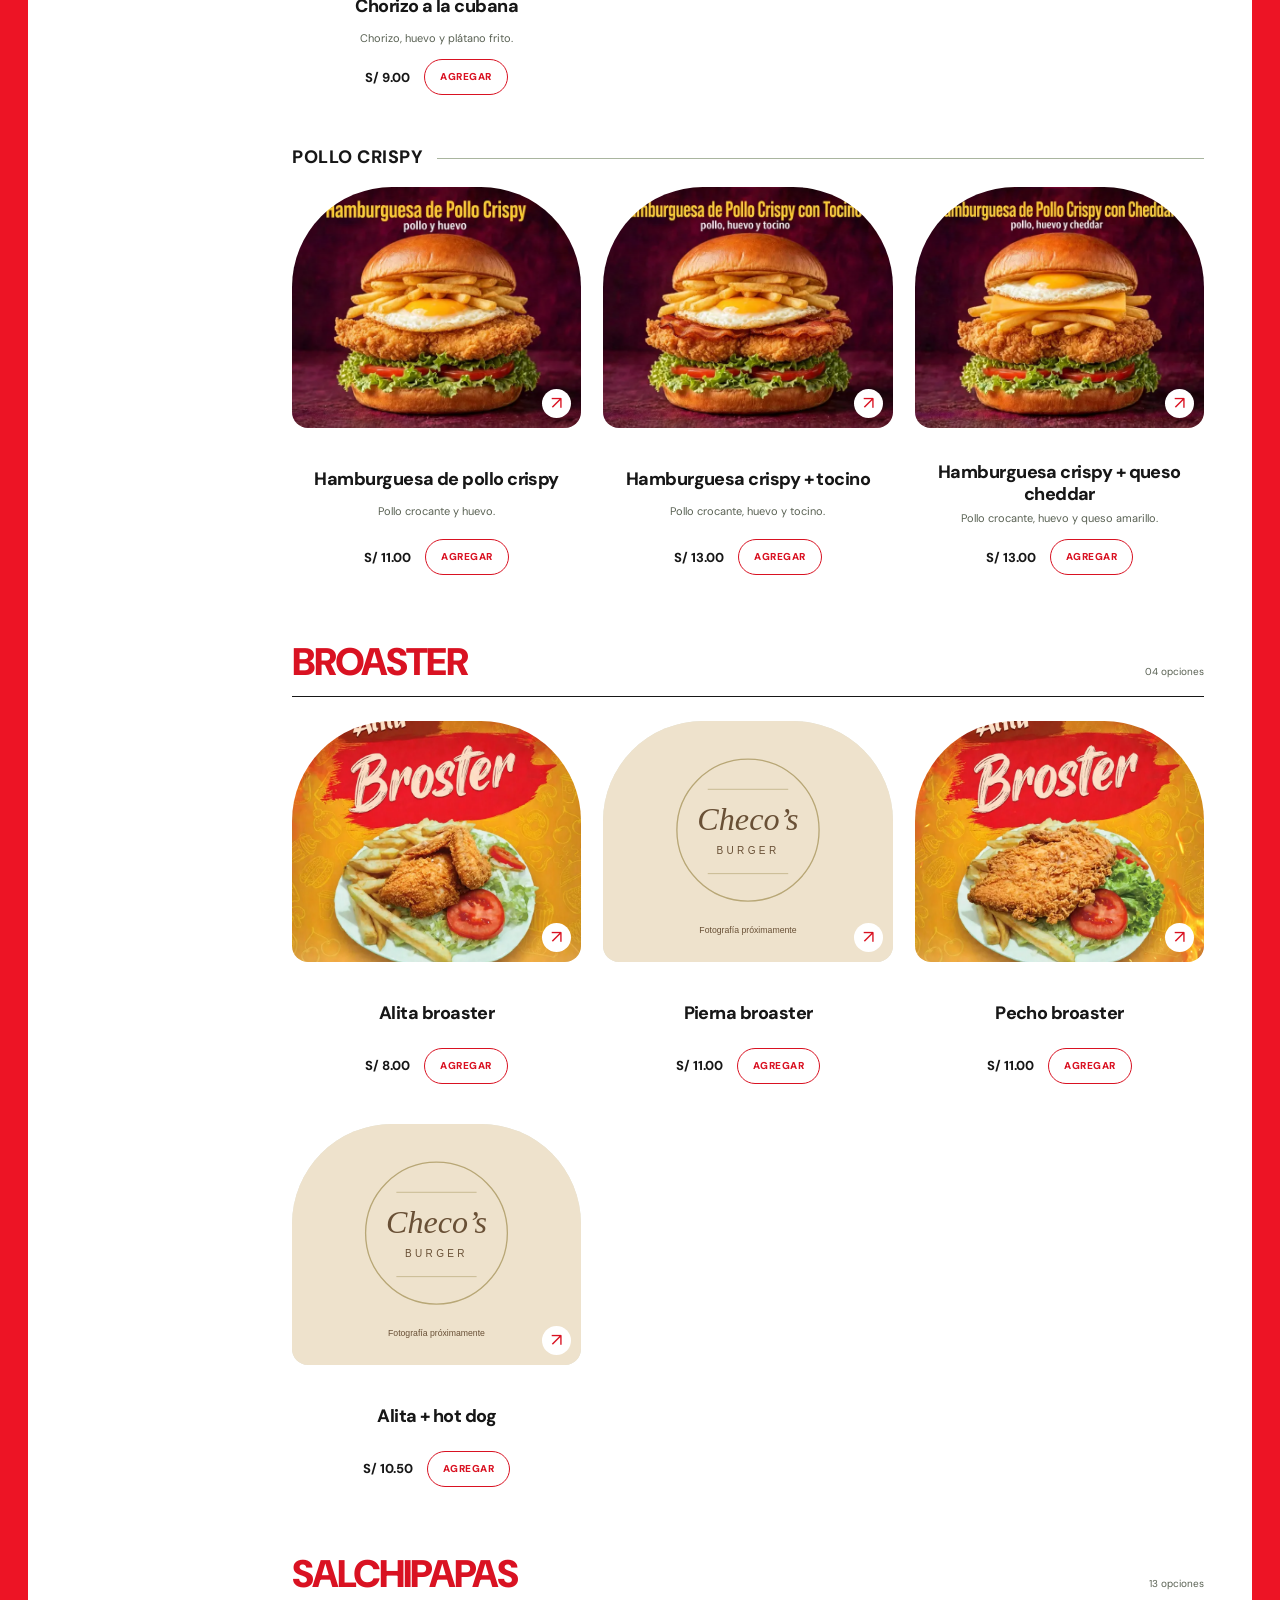
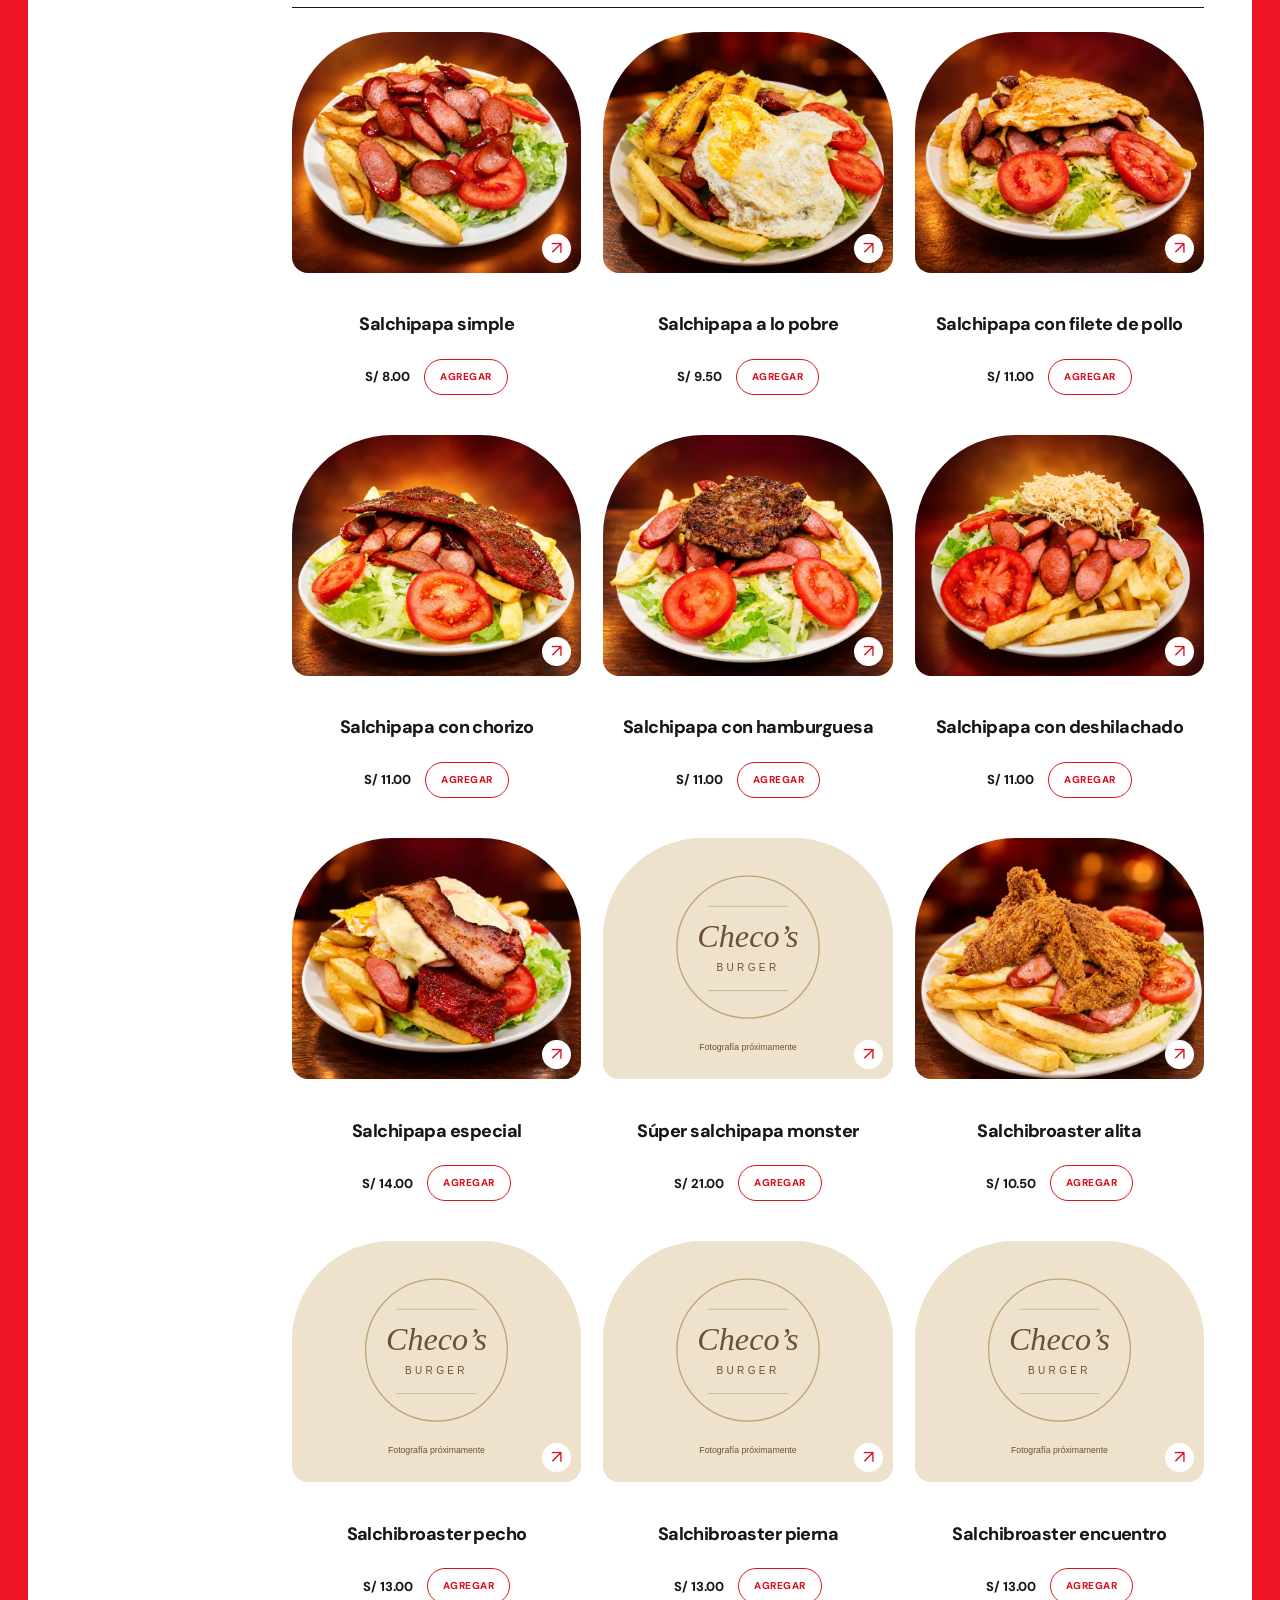
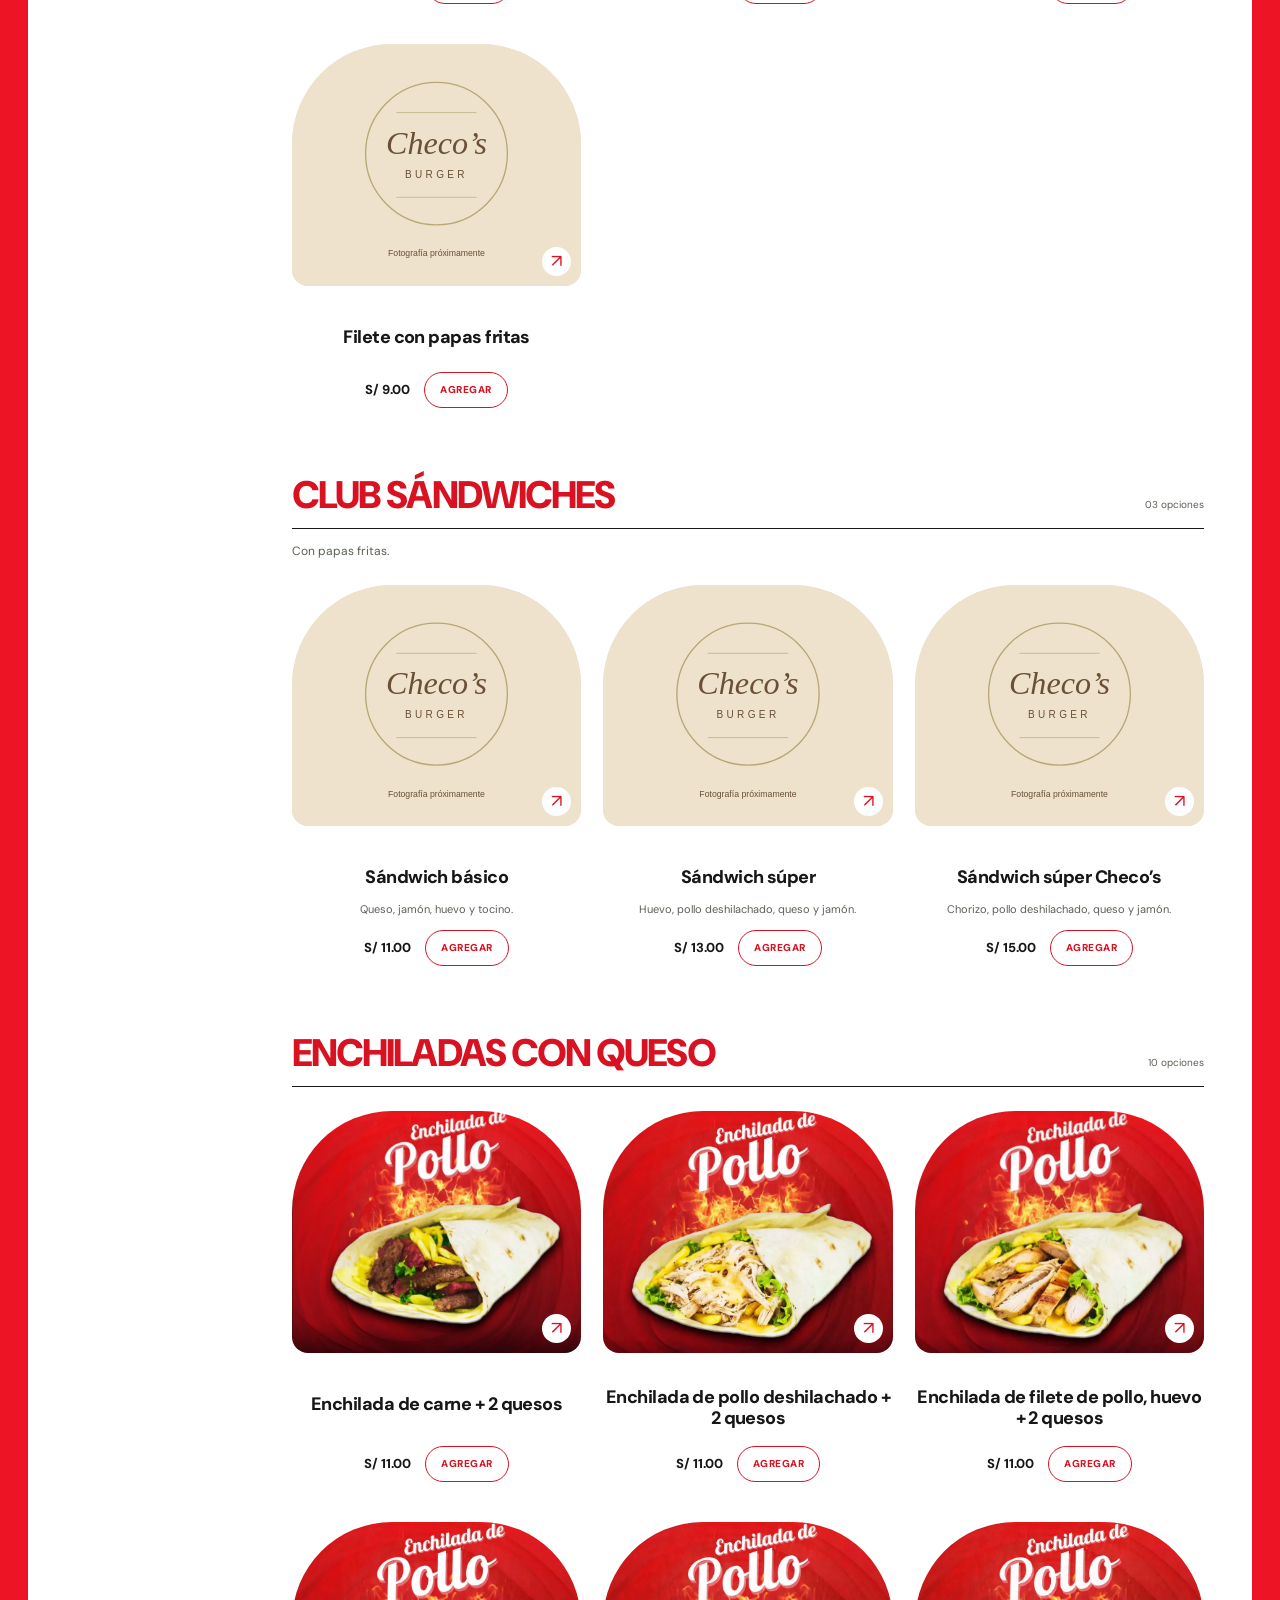
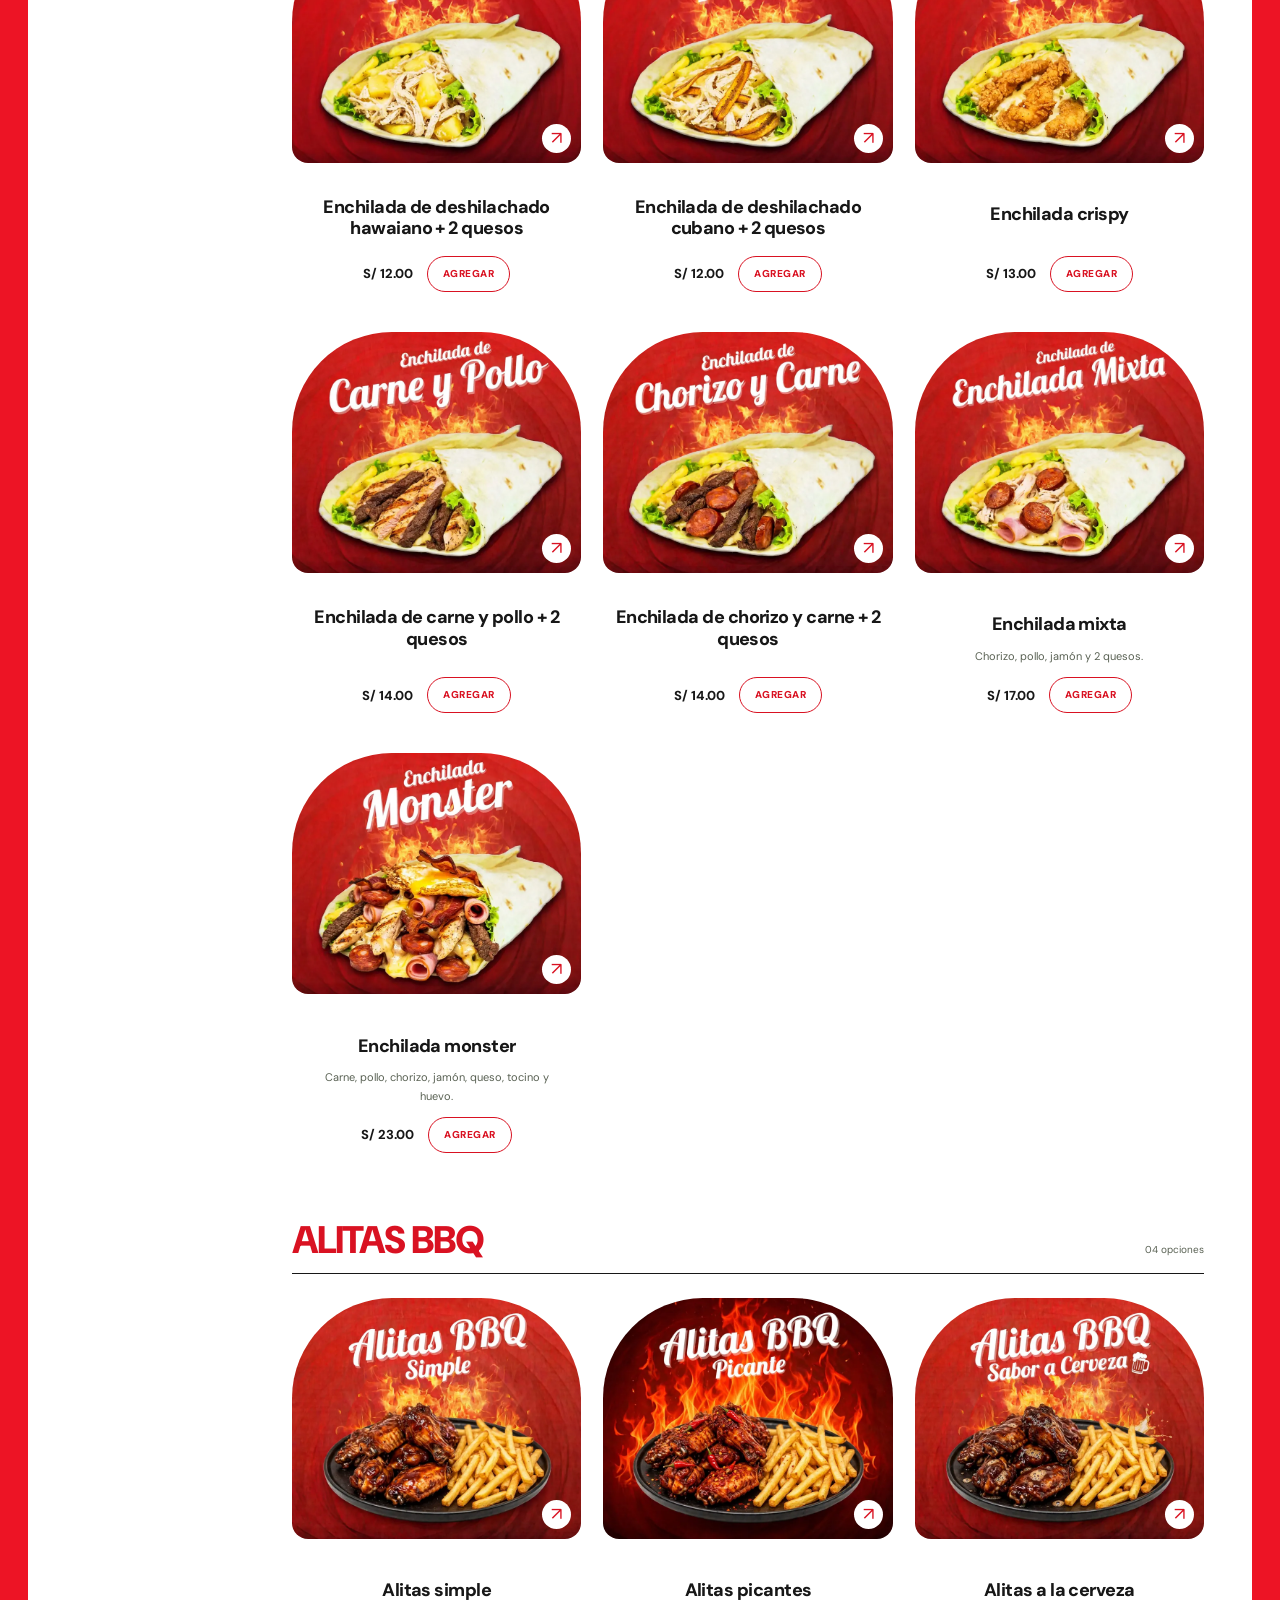
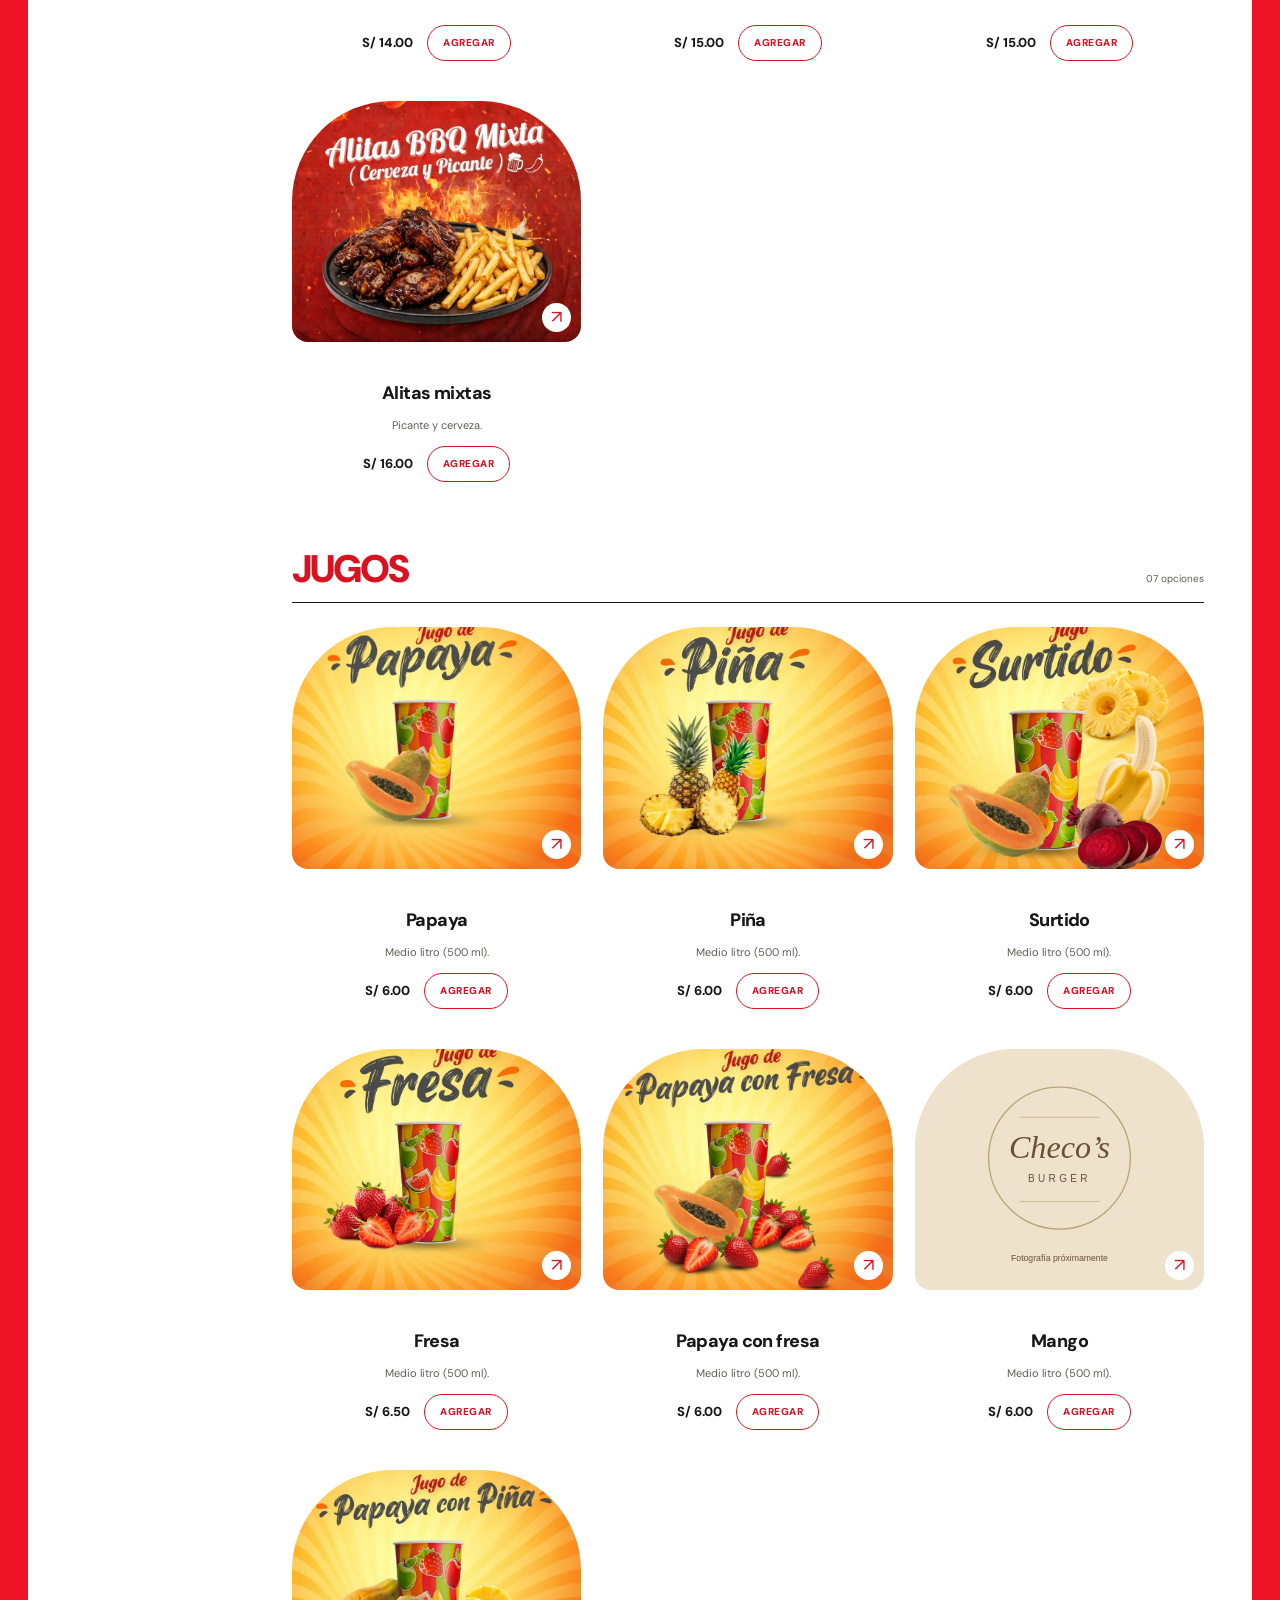
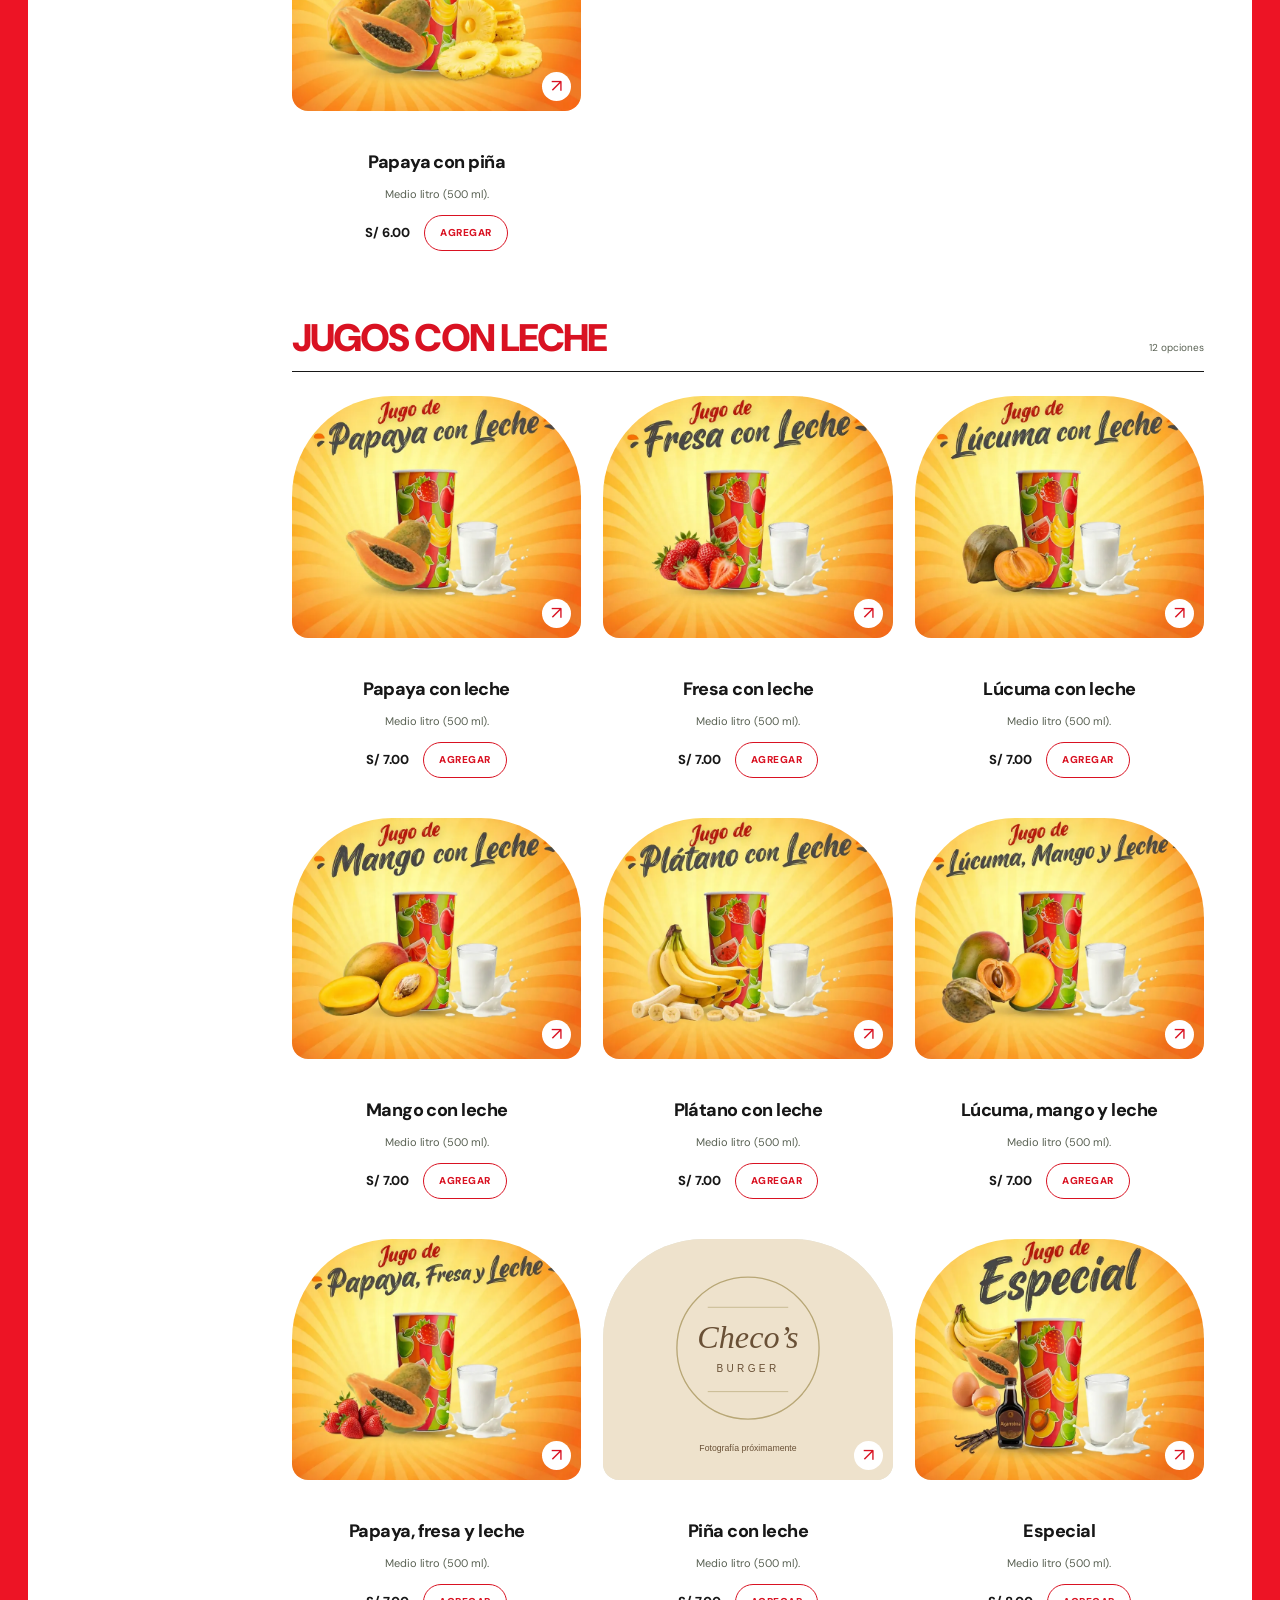
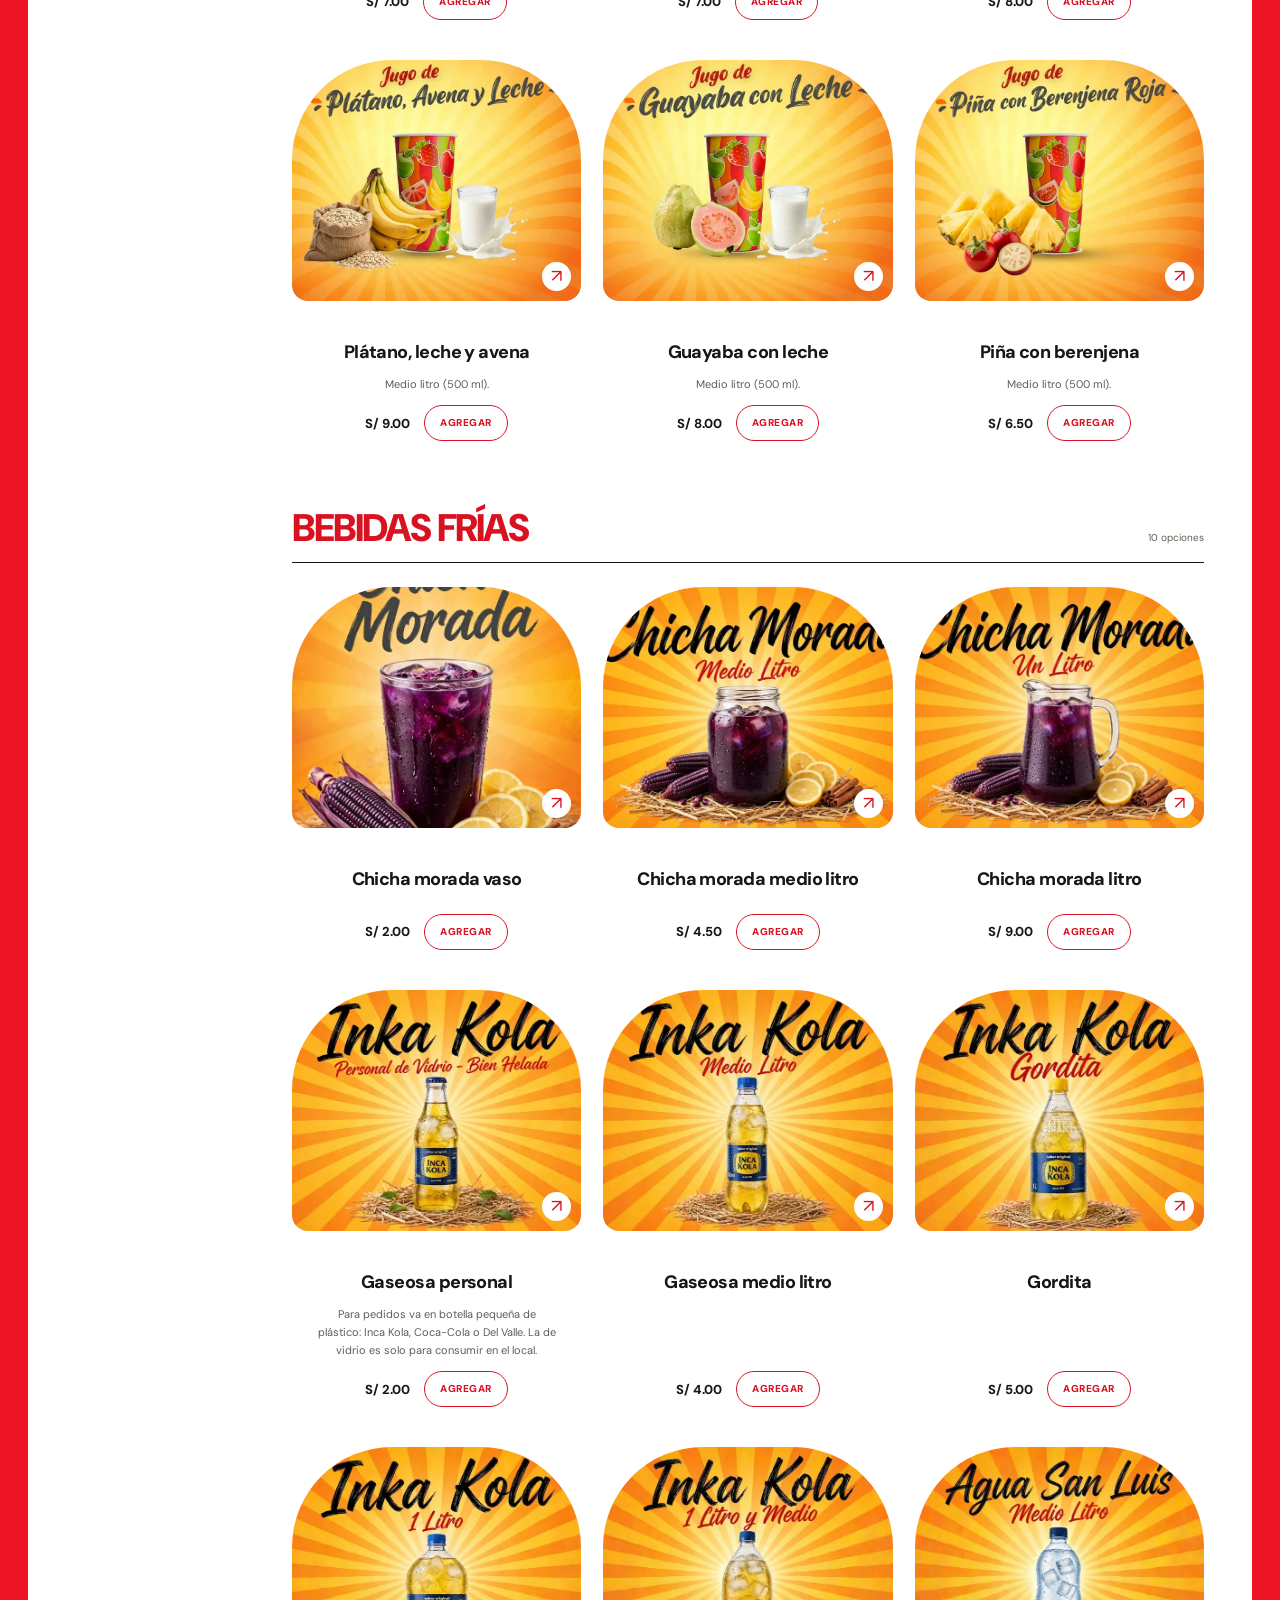
<file: catalogo-corporativo/index.html>
<!DOCTYPE html>
<html lang="es-PE">
<head>
<base href="../">
<meta name="robots" content="noindex, nofollow">
<meta charset="utf-8">
<meta name="viewport" content="width=device-width, initial-scale=1, viewport-fit=cover">
<title>Checo’s Burger — Catálogo corporativo</title>
<meta name="description" content="Catálogo corporativo de Checo’s Burger para equipos de entidades públicas.">

<link rel="icon" type="image/png" href="assets/marca/checos-burger.png">
<link rel="preconnect" href="https://fonts.googleapis.com">
<link rel="preconnect" href="https://fonts.gstatic.com" crossorigin>
<link rel="stylesheet" href="https://fonts.googleapis.com/css2?family=Barlow+Condensed:wght@600;700;800&family=DM+Sans:wght@400;500;600;700;800;900&family=DM+Serif+Display:ital@0;1&display=swap">

<!-- Tailwind compilado (18 KB). Antes se servia desde el CDN de Tailwind:
     un script bloqueante que compilaba el CSS en el navegador, asi que con
     un QR y senal mala la carta aparecia sin estilos. Para regenerarlo tras
     tocar clases, ver la cabecera de tailwind.config.js. -->
<link rel="stylesheet" href="css/tailwind.css?v=20261021">
<link rel="stylesheet" href="css/styles.css?v=20261021">
</head>
<body class="font-body text-ink">
<div class="site-shell" id="site-shell">
<header class="site-header">
  <nav class="header-links" aria-label="Principal"><a href="catalogo-corporativo/#carta">La carta</a><a href="catalogo-corporativo/#footer">La casa</a></nav>
  <a class="brand-seal" href="catalogo-corporativo/#inicio" aria-label="Checo’s Burger — Inicio"><img src="assets/marca/checos-burger.png" alt="Checo’s Burger — El poderoso sanguchón" width="628" height="546" fetchpriority="high"></a>
  <div class="header-order"><span id="estado-horario"></span><button type="button" id="header-pedido" class="pill-button">Mi pedido <span id="header-cantidad">0</span></button></div>
</header>
<section id="inicio" class="menu-intro">
  <div class="intro-copy"><p id="hero-estado" class="eyebrow"></p>
    <h1 id="hero-titulo"></h1><p id="hero-descripcion"></p>
    <div class="intro-links"><a id="hero-carta" href="catalogo-corporativo/#carta">Ver la carta ↗</a><a id="hero-secundario" href="catalogo-corporativo/#combos">Descubre los combos</a></div>
    <p class="intro-meta"><span id="dato-delivery"></span><span>Yape · Plin · efectivo</span><span id="dato-horario"></span></p>
  </div>
  <div class="intro-art"><img id="hero-imagen" alt=""><span class="intro-stamp">HECHO AL<br><em>momento.</em></span></div>
</section>
<section class="turno-panel" aria-label="Elige tu carta">
  <div class="turno-interior">
    <div class="turno-heading"><p class="turno-eyebrow">Catálogo corporativo</p><h2>Desayunos y cenas.</h2></div>
    <div class="turno-selector" role="group" aria-label="Carta por horario">
      <button type="button" data-turno="desayuno"><span>☀ Desayunos</span><small id="horas-desayuno"></small></button>
      <button type="button" data-turno="cena"><span>☾ Cenas</span><small class="turno-detalle">Hamburguesas</small><small id="horas-cena"></small></button>
    </div>
    <div class="turno-info"><p id="turno-estado" role="status" aria-live="polite"></p><button id="turno-auto" type="button" hidden>Volver al horario actual ↗</button></div>  </div>
</section>
<div id="aviso-turno" class="aviso-turno" role="status" aria-live="polite"></div>
<div id="aviso-delivery" class="aviso-turno"></div>
<div class="menu-search"><label for="buscar-carta">Encuentra tu antojo</label><input id="buscar-carta" type="search" placeholder="Busca desayuno, hamburguesa, combo…" autocomplete="off"><p id="busqueda-resultado" role="status" aria-live="polite"></p></div>
<div class="menu-layout">
  <nav class="category-nav" aria-label="Secciones de la carta">
    <div class="category-sticky">
      <button type="button" id="abrir-mis-pedidos" class="mis-pedidos-boton" hidden>Mis pedidos <span id="mis-pedidos-cantidad"></span></button>
      <p class="eyebrow category-label">Nuestra carta</p><div id="pistas"></div>
      <div class="sidebar-note"><span>De nuestra cocina,<br>con mucho</span><em>antojo.</em><p>Elige tus favoritos.<br>Nos vemos en WhatsApp.</p></div>
    </div>
  </nav>
  <main id="carta"></main>
</div>
<section class="recommendation-section" aria-label="Ayuda para elegir"><div id="recom-cuerpo"></div></section>
<!-- ====== PIE ====== -->
<footer id="footer" class="mt-12 border-t-2 border-ink bg-ink text-canvas">
  <div class="mx-auto grid max-w-6xl gap-8 px-5 py-10 sm:grid-cols-3 sm:px-6">
    <div>
      <span id="footer-nombre" class="font-display text-xl font-black uppercase text-canvas"></span>
      <p id="footer-direccion" class="mt-2 text-sm text-canvas/70"></p>
      <p id="footer-telefono" class="text-sm text-canvas/70"></p>
    </div>
    <div>
      <p class="footer-titulo mb-2 font-mono text-[11px] uppercase tracking-[0.2em] text-mustard">Horario</p>
      <p id="footer-horario" class="text-sm text-canvas/70"></p>
    </div>
    <div>
      <p class="footer-titulo mb-2 font-mono text-[11px] uppercase tracking-[0.2em] text-mustard">Delivery</p>
      <div id="footer-delivery"></div>
    </div>
  </div>
  <div class="mx-auto max-w-6xl px-5 pb-8 sm:px-6">
    <p class="border-t border-canvas/20 pt-4 font-mono text-xs leading-relaxed text-canvas/50">Carta de Checo’s Burger basada en el menú facilitado. Precios pendientes de ratificación. Desayuno ejecutivo exclusivo para equipos de entidades públicas; su horario es provisional. Contacto temporal de la demo.</p>
  </div>
</footer>

</div>

<!-- ====== BARRA DE PEDIDO (solo escritorio) ======
     En escritorio sobra ancho para mostrar cantidad + total sin robarle
     espacio a nada — más visibilidad durante la compra que un ícono solo. ====== -->
<div id="barra" data-visible="no" class="fixed inset-x-0 bottom-0 z-50 hidden border-t-2 border-ink bg-ink text-canvas sm:block">
  <div class="mx-auto flex h-20 max-w-6xl items-center gap-4 px-6">
    <div class="flex flex-col leading-tight">
      <small id="barra-items" class="font-mono text-[11px] uppercase tracking-wider text-canvas/70">0 productos</small>
      <strong id="barra-total" class="font-mono text-3xl font-bold text-mustard">S/ 0.00</strong>
    </div>
    <button type="button" id="barra-abrir" class="boton-solido ml-auto rounded-full border-2 border-ink bg-mustard px-6 py-3 font-bold text-ink">Ver mi pedido</button>
  </div>
</div>

<!-- ====== ÍCONO DE PEDIDO (unido al borde derecho, solo mobile) ======
     En escritorio el mismo pedido se revisa desde la barra inferior. ====== -->
<aside id="pestana-pedido" data-oculta="si" role="button" tabindex="0" aria-label="Ver mi pedido"
  class="fixed right-0 z-50 cursor-pointer select-none
         bottom-[calc(6rem+env(safe-area-inset-bottom))]
         transition-[transform,opacity] duration-200 ease-out
         hover:-translate-x-1.5 focus-visible:-translate-x-1.5
         data-[oculta=si]:translate-x-16 data-[oculta=si]:opacity-0 data-[oculta=si]:pointer-events-none
         sm:hidden">
  <div class="relative flex h-14 w-14 items-center justify-center rounded-l-2xl border-2 border-r-0 border-ink bg-ink shadow-[-4px_4px_0_rgba(27,20,15,.22)]">
    <svg width="22" height="22" viewBox="0 0 24 24" fill="none" stroke="currentColor" stroke-width="2" stroke-linecap="round" stroke-linejoin="round" aria-hidden="true" class="text-mustard">
      <path d="M6 7h12l1 13H5L6 7z"/><path d="M9 7a3 3 0 0 1 6 0"/>
    </svg>
    <span id="pestana-contador" class="absolute -left-1.5 -top-1.5 hidden min-w-[20px] rounded-full bg-ember px-1 text-center font-mono text-[11px] font-bold leading-5 text-canvas ring-2 ring-canvas">0</span>
  </div>
</aside>

<div id="aviso-agregado" class="aviso-agregado" data-visible="no" role="status" aria-live="polite"></div>

<!-- ====== HOJA DE PEDIDO ====== -->
<div id="velo" data-abierto="no" class="fixed inset-0 z-[60] bg-ink/55"></div>
<aside id="hoja" inert data-abierto="no" role="dialog" aria-modal="true" aria-labelledby="titulo-hoja"
  class="fixed inset-x-0 bottom-0 z-[61] max-h-[88dvh] sm:inset-x-auto sm:bottom-6 sm:right-6 sm:w-[420px] sm:max-h-[80dvh]">


  <div class="flex max-h-[88dvh] flex-col overflow-hidden rounded-t-[20px] border-t-2 border-ink bg-canvas sm:max-h-[80dvh] sm:rounded-[20px] sm:border-2">
    <div class="flex shrink-0 items-center gap-3 border-b-2 border-ink bg-canvas px-5 pb-3 pt-4">
      <h3 id="titulo-hoja" class="font-display text-3xl font-extrabold uppercase leading-none">Tu pedido</h3>
      <button type="button" id="cerrar-hoja" aria-label="Cerrar el pedido"
        class="ml-auto grid h-11 w-11 shrink-0 place-items-center rounded-full border-2 border-ink text-lg leading-none hover:bg-hairline">✕</button>
    </div>

    <div class="min-h-0 flex-1 overflow-y-auto" style="padding-bottom:env(safe-area-inset-bottom)">
      <div class="px-5 pb-6 pt-4">
        <p id="pedido-aviso" role="status" class="pedido-aviso"></p><div id="renglones"></div>

    <div role="group" aria-label="Cómo lo recibes" class="mt-4 mb-3 flex gap-2">
      <button type="button" data-modo="Delivery" aria-pressed="true" class="min-h-11 flex-1 rounded-full border-2 border-ink bg-ink px-2 py-2 font-mono text-xs uppercase tracking-wider text-canvas">Delivery</button>
      <button type="button" data-modo="Recojo en tienda" aria-pressed="false" class="min-h-11 flex-1 rounded-full border-2 border-ink px-2 py-2 font-mono text-xs uppercase tracking-wider">Recojo en tienda</button>
    </div>
    <p id="entrega-aviso" class="entrega-aviso" role="status"></p>
    <p id="delivery-tarifas" class="delivery-tarifas"></p>

    <label id="detalle-label" for="detalle" class="mb-1.5 block font-mono text-[11px] uppercase tracking-[0.18em] text-muted">Dirección o referencia</label>
    <input id="detalle" placeholder="Ej.: Jr. Comercio 123, puerta verde" autocomplete="street-address" required aria-required="true" aria-describedby="detalle-error"
      class="w-full rounded-xl border-2 border-ink bg-surface px-3.5 py-3 text-base placeholder:text-muted">
    <p id="detalle-error" class="mt-1.5 min-h-[1em] font-mono text-xs font-bold text-ember" role="alert"></p>
    <p id="detalle-hint" class="min-h-[1em] font-mono text-xs text-muted"></p>

    <label for="telefono" class="mt-3 mb-1.5 block font-mono text-[11px] uppercase tracking-[0.18em] text-muted">Número de contacto</label>
    <input id="telefono" type="tel" inputmode="tel" placeholder="Ej.: 987 654 321" autocomplete="tel" required aria-required="true" aria-describedby="telefono-error telefono-hint"
      class="w-full rounded-xl border-2 border-ink bg-surface px-3.5 py-3 text-base placeholder:text-muted">
    <p id="telefono-error" class="mt-1.5 min-h-[1em] font-mono text-xs font-bold text-ember" role="alert"></p>
    <p id="telefono-hint" class="min-h-[1em] font-mono text-xs text-muted"></p>

    <div class="comanda mt-5 mb-4 rounded border-2 border-ink bg-surface px-4 py-5">
      <p class="mb-2 font-mono text-[11px] uppercase tracking-[0.2em] text-muted">Así llega al WhatsApp de la cocina</p>
      <pre id="vista-comanda" class="whitespace-pre-wrap font-mono text-xs leading-relaxed text-ink">Todavía no agregas nada.</pre>
    </div>

    <!-- Pedido programado: por defecto es para hoy. Se abre a pedido del
         cliente, o solo si hoy ya no se sirve lo que eligió. -->
    <div id="programar" class="programar">
      <button type="button" id="programar-toggle" class="programar-toggle" aria-expanded="false" aria-controls="programar-panel">
        <span><strong>¿Es para una fecha específica o un evento?</strong><small id="programar-resumen"></small></span>
        <span id="programar-icono" class="programar-icono" aria-hidden="true">+</span>
      </button>
      <div id="programar-panel" class="programar-panel" hidden>
        <p class="programar-titulo">Fecha</p>
        <div id="entrega-dias" class="entrega-dias" role="group" aria-label="Fecha de entrega"></div>
        <input type="date" id="entrega-otra-fecha" class="programar-campo" aria-label="Otra fecha de entrega" hidden>
        <label for="entrega-hora" class="programar-titulo">Hora <small>opcional</small></label>
        <input type="time" id="entrega-hora" class="programar-campo" step="900">
        <label for="entrega-evento" class="programar-titulo">Evento o indicaciones <small>opcional</small></label>
        <input type="text" id="entrega-evento" class="programar-campo" maxlength="120" autocomplete="off" placeholder="Ej.: Reunión de gerencia, 40 personas">
        <p id="entrega-error" class="programar-error" role="alert"></p>
      </div>
    </div>

    <div class="flex items-baseline gap-2 border-t-2 border-ink pt-3.5">
      <span class="font-display text-2xl font-extrabold uppercase">Total</span>
      <strong id="hoja-total" class="ml-auto font-mono text-2xl font-medium text-ember">S/ 0.00</strong>
    </div>

    <a id="enviar" href="catalogo-corporativo/#" aria-disabled="true" target="_blank" rel="noopener"
      class="mt-3 flex w-full items-center justify-center gap-2 rounded-full border-2 border-ink bg-[#128C4B] py-3.5 font-bold text-white aria-disabled:pointer-events-none aria-disabled:opacity-45">
      <svg width="20" height="20" viewBox="0 0 24 24" fill="currentColor" aria-hidden="true"><path d="M12 2a10 10 0 0 0-8.6 15.1L2 22l5-1.3A10 10 0 1 0 12 2zm5.3 14.1c-.2.6-1.2 1.2-1.7 1.2-.5 0-.9.2-3-.9s-3.4-3.4-3.5-3.6c-.1-.2-.9-1.2-.9-2.3s.6-1.6.8-1.8c.2-.2.4-.3.6-.3h.4c.2 0 .4 0 .5.4l.8 1.9c.1.2 0 .4-.1.5l-.3.4c-.1.1-.2.3-.1.5.2.3.7 1.1 1.4 1.7.9.8 1.5 1 1.8 1.1.2.1.4 0 .5-.1l.6-.7c.2-.2.3-.2.5-.1l1.8.9c.2.1.3.2.3.3 0 .2 0 .6-.4.9z"/></svg>
      Enviar por WhatsApp
    </a>
        <p class="mt-2.5 text-center font-mono text-xs text-muted">No hace falta app ni registro. Se abre el chat con el pedido escrito.</p>
      </div>
    </div>
  </div>
</aside>

<!-- ====== MIS PEDIDOS: historial guardado en este dispositivo ====== -->
<dialog id="pedidos-dialog" aria-labelledby="pedidos-titulo">
  <button type="button" id="pedidos-cerrar" class="dialog-close" aria-label="Cerrar mis pedidos">✕</button>
  <div class="pedidos-cuerpo">
    <p class="eyebrow">Historial</p>
    <h2 id="pedidos-titulo">Mis pedidos</h2>
    <p class="pedidos-nota">Los pedidos que enviaste por WhatsApp desde este dispositivo. Se guardan solo aquí, hasta 90 días.</p>
    <div id="pedidos-lista"></div>
  </div>
</dialog>

<dialog id="producto-dialog" aria-labelledby="producto-titulo">
  <button type="button" id="producto-cerrar" class="dialog-close" aria-label="Cerrar detalle">✕</button>
  <div class="product-detail">
    <div class="detail-visual"><img id="producto-imagen" alt=""><span class="detail-seal">CHECO’S BURGER<br>Carta de la casa</span></div>
    <div class="detail-copy"><p id="producto-categoria" class="eyebrow"></p><h2 id="producto-titulo"></h2>
      <p id="producto-descripcion"></p><div class="detail-line"><span>Precio por unidad</span><strong id="producto-precio"></strong></div>
      <div class="detail-line"><span>Disponibilidad</span><span id="producto-horario"></span></div>
      <p id="producto-nota" class="detail-note">Consulta ingredientes e indicaciones especiales en el chat.</p>
      <div id="producto-opciones" class="opciones"></div><div id="producto-control"></div><p id="producto-confirmacion" role="status" aria-live="polite"></p>
      <button type="button" id="producto-pedido" class="detail-order">Revisar mi pedido →</button>
    </div>
  </div>
</dialog>
<script src="js/data.js?v=20261021"></script>
<script src="js/desayunos.js?v=20261021"></script>
<script src="js/horarios.js?v=20261021"></script>
<script src="js/carrito.js?v=20261021"></script>
<script src="js/recomendador.js?v=20261021"></script>
<script src="js/carta.js?v=20261021"></script>
<script src="js/personalizar.js?v=20261021"></script>
<script src="js/hoja.js?v=20261021"></script>
<script src="js/entrega.js?v=20261021"></script>
<script src="js/recomendador-vista.js?v=20261021"></script>
<script src="js/memoria.js?v=20261021"></script>
<script src="js/historial.js?v=20261021"></script>
<script src="js/app.js?v=20261021"></script>
</body>
</html>
</file>
<file: css/styles.css>
/* Identidad del logotipo original: rojo, verde, amarillo y negro. */
:root{--ink:#171717;--canvas:#FFFFFF;--surface:#FAFAF7;--hairline:#E1E5DC;--hairline-strong:#A9B59F;--ember:#D91222;--mustard:#FFB820;--muted:#596153;--green:#58AD32;--green-dark:#286C1D;--display:'Barlow Condensed','Arial Narrow',sans-serif;--body:'DM Sans',system-ui,sans-serif;--serif:'DM Serif Display',Georgia,serif}
html{-webkit-text-size-adjust:100%;scroll-behavior:smooth;scroll-padding-top:130px}
body{background:var(--ember);color:var(--ink);font-family:var(--body);padding:28px 28px 0}
img,svg{display:block;max-width:100%}button,a{-webkit-tap-highlight-color:transparent}button{touch-action:manipulation}
:focus-visible{outline:3px solid var(--ember);outline-offset:5px}
[hidden]{display:none!important}button:disabled{opacity:.4;cursor:not-allowed}
.site-shell{max-width:1480px;margin:auto;background:var(--canvas);border-radius:24px 24px 0 0}
.site-header{display:grid;grid-template-columns:1fr 200px 1fr;align-items:center;padding:20px 48px;min-height:148px;gap:24px}
.header-links{display:flex;gap:28px;font-size:12px;font-weight:800;text-transform:uppercase;letter-spacing:.06em}
.header-links a{padding:12px 0}.header-links a:first-child{color:var(--ember)}
.brand-seal{width:142px;height:142px;justify-self:center;border:2px solid var(--ember);border-radius:50%;display:flex;flex-direction:column;align-items:center;justify-content:center;text-align:center;transform:rotate(-7deg);color:var(--ember);padding:12px}
.brand-top{font-size:6px;letter-spacing:.09em;font-weight:800}
#marca-nombre{font:800 41px/.82 var(--display);text-transform:uppercase;max-width:100px;margin:9px 0 8px}
#marca-bajada{font-size:7px;line-height:1.3;text-transform:uppercase;font-weight:900;max-width:90px}
.header-order{justify-self:end;display:flex;align-items:center;gap:18px}
#estado-horario{font-size:10px;font-weight:700;max-width:120px;text-align:right;text-transform:uppercase}
.pill-button{display:inline-flex;align-items:center;gap:12px;background:var(--ember);color:var(--canvas);border-radius:40px;font-size:11px;font-weight:800;text-transform:uppercase;padding:13px 20px;min-height:44px}
#header-cantidad{border-left:1px solid #fff6;padding-left:10px}
.menu-intro{display:grid;grid-template-columns:1.3fr 1fr;align-items:center;gap:40px;max-width:1220px;margin:auto;padding:32px 48px 40px}
.eyebrow{font:800 11px/1.5 var(--body);letter-spacing:.12em;text-transform:uppercase;color:var(--ember)}
#hero-titulo{font:900 clamp(38px,4.5vw,68px)/.99 var(--body);letter-spacing:-.065em;color:var(--ember);text-transform:uppercase;margin:15px 0 18px}
#hero-titulo span{font-family:var(--serif);font-weight:400;font-style:italic;letter-spacing:-.035em;text-transform:none}
#hero-descripcion{max-width:440px;font-size:14px;line-height:1.7;color:var(--muted)}
.intro-links{display:flex;flex-wrap:wrap;gap:12px 24px;align-items:center;margin-top:18px;font-size:11px;font-weight:800;text-transform:uppercase}
.intro-links a{min-height:44px;display:inline-flex;align-items:center;border-bottom:1px solid var(--ember);color:var(--ember)}
.intro-meta{display:flex;flex-wrap:wrap;gap:6px 16px;font-size:9px;color:var(--muted);margin-top:16px}
.intro-art{position:relative;max-width:380px;width:100%;justify-self:end;padding:14px 20px}
#hero-imagen{width:100%;height:255px;object-fit:cover;border-radius:160px 160px 24px 24px;transform:rotate(3deg)}
.intro-stamp{position:absolute;bottom:0;left:-20px;display:grid;align-content:center;text-align:center;background:var(--ember);border:5px solid var(--canvas);color:var(--canvas);width:116px;height:116px;border-radius:50%;font:800 12px/1.3 var(--body);transform:rotate(-12deg)}
.intro-stamp em{font:italic 25px var(--serif)}
.turno-panel{margin:0 48px;border-top:1px solid var(--hairline);border-bottom:1px solid var(--hairline)}
.turno-interior{max-width:1124px;margin:auto;padding:24px 0 18px;display:grid;grid-template-columns:1fr 1.3fr;gap:12px 32px;align-items:center}
.turno-eyebrow{font-size:10px;color:var(--muted);letter-spacing:.08em;text-transform:uppercase;font-weight:700}
.turno-heading h2{font:400 28px var(--serif);margin-top:3px}
.turno-selector{display:grid;grid-template-columns:repeat(3,1fr);border:1px solid var(--hairline-strong);border-radius:50px;padding:4px;gap:4px}
.turno-selector button{padding:10px 14px;text-align:center;border-radius:40px;min-height:62px;transition:background .2s}
.turno-selector button[aria-pressed=true]{background:var(--ember);color:var(--canvas)}
.turno-selector span{display:block;font-weight:800;font-size:13px}
.turno-selector small{display:block;font-size:9px;margin-top:3px}
.turno-info{grid-column:1/-1;display:flex;align-items:center;justify-content:space-between;gap:16px;font-size:11px;color:var(--muted)}
#turno-auto{font-size:11px;font-weight:700;text-decoration:underline;min-height:44px;color:var(--ember)}
.aviso-turno:not(:empty){background:var(--mustard);padding:15px 30px;font-size:13px;text-align:center}
@media(max-width:639px){.subgroup-heading{font-size:14px;gap:10px;margin-top:34px}.section-heading+.subgroup-heading,.section-note+.subgroup-heading{margin-top:20px}.subgroup-heading+.product-grid{padding-top:14px}.turno-selector{border-radius:22px}.turno-selector button{border-radius:18px}}
.menu-layout{display:grid;grid-template-columns:180px minmax(0,1fr);gap:36px;padding:48px;max-width:1320px;margin:auto}
.category-sticky{position:sticky;top:30px}.category-label{color:var(--muted);font-size:9px;margin-bottom:14px}
#pistas{display:flex;flex-direction:column;gap:2px;scrollbar-width:none}#pistas::-webkit-scrollbar{display:none}
#pistas .pista{border:0;border-radius:0;background:transparent;color:var(--ink);font:800 14px/1.25 var(--body);text-transform:uppercase;letter-spacing:.025em;text-align:left;padding:11px 0;min-height:44px;white-space:normal}
#pistas .pista[aria-current=true]{color:var(--ember)}
#pistas .pista[aria-current=true]::before{content:'↗';margin-right:8px}
.sidebar-note{margin-top:34px;padding-top:22px;border-top:1px solid var(--hairline);font:700 12px/1.6 var(--body)}
.sidebar-note em{font:italic 40px/1.1 var(--serif);color:var(--ember);display:block}.sidebar-note p{font-size:10px;font-weight:400;margin-top:15px;line-height:1.7;color:var(--muted)}
.menu-section{scroll-margin-top:28px;margin-bottom:58px}.section-heading{display:flex;align-items:baseline;gap:18px;justify-content:space-between;padding-bottom:12px;border-bottom:1px solid var(--ink)}
.section-heading h2{font:900 clamp(28px,3vw,42px)/1.1 var(--body);letter-spacing:-.05em;text-transform:uppercase;color:var(--ember)}
.section-heading>span{font-size:10px;color:var(--muted);white-space:nowrap}
.section-note{font-size:12px;line-height:1.6;color:var(--muted);margin-top:13px;max-width:560px}
.subgroup-heading{display:flex;align-items:center;gap:14px;margin-top:44px;font:800 18px/1.2 var(--body);letter-spacing:.03em;text-transform:uppercase;color:var(--ink)}.subgroup-heading::after{content:"";flex:1;height:1px;background:var(--hairline-strong)}.section-heading+.subgroup-heading,.section-note+.subgroup-heading{margin-top:26px}.subgroup-heading+.product-grid{padding-top:18px}
.product-grid{display:grid;grid-template-columns:repeat(3,minmax(0,1fr));gap:32px 22px;padding-top:24px}
.menu-product{display:flex;flex-direction:column;text-align:center;min-width:0;padding-bottom:8px}
.product-image{position:relative;width:100%;aspect-ratio:1.2;overflow:hidden;border-radius:100px 100px 16px 16px;background:var(--hairline);margin-bottom:12px}
.product-image img{width:100%;height:100%;object-fit:cover;transition:transform .3s}
.product-image:hover img{transform:scale(1.06)}.image-more{position:absolute;right:10px;bottom:10px;display:grid;place-items:center;width:29px;height:29px;background:var(--canvas);border-radius:50%;color:var(--ember);font-size:18px}
.product-labels{min-height:22px;display:flex;justify-content:center;gap:5px;flex-wrap:wrap}.product-labels span{font-size:9px;text-transform:uppercase;letter-spacing:.05em;font-weight:800;color:var(--ember)}
.menu-product h3{font:800 18px/1.2 var(--body);letter-spacing:-.03em}.menu-product h3 button{min-height:36px}
.product-description{font-size:11px;line-height:1.65;color:var(--muted);margin:4px auto 12px;max-width:240px;flex:1}
.product-actions{display:flex;justify-content:center;align-items:center;gap:14px;flex-wrap:wrap}.product-price{font-size:13px;font-weight:800}
.agregar{border:1px solid var(--ember);border-radius:40px;background:transparent;color:var(--ember);min-height:36px;padding:7px 15px;font-size:10px;text-transform:uppercase;letter-spacing:.05em;font-weight:800}
.agregar:hover{background:var(--ember);color:var(--canvas)}
[data-control]>div{background:var(--ember);border:0;color:var(--canvas)}[data-control] button[data-mas],[data-control] button[data-menos]{width:36px;height:36px}
.fuera-horario{font-size:10px;color:var(--muted);display:inline-block;padding:10px 0}
.menu-promo{background:var(--ember);color:var(--canvas);border-radius:26px;align-self:start;text-align:center;padding:30px 22px 18px;min-height:290px;display:flex;flex-direction:column;align-items:center;justify-content:center}
.menu-promo>span:first-child{font:800 22px var(--display);color:var(--canvas)}.menu-promo em{font:italic clamp(42px,4vw,63px)/1.1 var(--serif);letter-spacing:-.045em}.menu-promo p{font-size:12px;line-height:1.65;max-width:170px;margin:14px 0}.menu-promo a{font-size:10px;font-weight:800;min-height:44px;display:inline-flex;align-items:center;border-bottom:1px solid #fff7}.promo-flower{font-size:32px;margin-top:12px}
.recommendation-section{margin:0 48px 40px;padding:30px;border:1px solid var(--hairline-strong);border-radius:18px;background:var(--surface)}
.boton-solido{box-shadow:none;transition:background .15s,transform .15s;border-width:1px}.boton-solido:hover{transform:translateY(-2px)}
.recommendation-section button{font-size:12px;border-width:1px}.recommendation-section h2{font-family:var(--serif);text-transform:none;font-weight:400;font-size:30px;line-height:1.15}
.carril-recom{scrollbar-width:none}.carril-recom>article{border-width:1px}.carril-recom img{border-width:1px}
@keyframes recom-entrada{from{opacity:0;transform:translateY(8px)}to{opacity:1;transform:translateY(0)}}.recom-entrada{animation:recom-entrada .25s ease both}
#footer{background:var(--ink);border:0;border-radius:24px 24px 0 0;margin-top:0;padding:15px 20px 20px}#footer-nombre{font:800 42px var(--display)}#footer .footer-titulo{color:var(--canvas)}
#barra{transform:translateY(calc(100% + 40px));transition:transform .22s ease;border:0;background:var(--ember);color:var(--canvas);max-width:660px;left:50%;right:auto;width:calc(100% - 40px);margin-left:-330px;bottom:18px;border-radius:60px;box-shadow:0 8px 40px #4b201b30}
#barra[data-visible=si]:not([data-oculta=si]){transform:translateY(0)}#barra>div{height:72px}#barra-total{font-size:24px;color:var(--canvas)}#barra-abrir{background:var(--canvas);color:var(--ember);border:0;font-size:12px}
#pestana-pedido{bottom:24px;right:16px}#pestana-pedido>div{border:0;border-radius:50%;background:var(--ember);box-shadow:0 5px 20px #4b201b30}#pestana-pedido svg{color:var(--canvas)}#pestana-contador{background:var(--ink)}
#velo{opacity:0;pointer-events:none;transition:opacity .2s;background:#35181480;backdrop-filter:blur(4px)}#velo[data-abierto=si]{opacity:1;pointer-events:auto}
#hoja{transform:translateY(110%);transition:transform .26s ease}#hoja[data-abierto=si]{transform:translateY(0)}#hoja>div{border:0;border-radius:24px}.comanda{border:1px dashed var(--hairline-strong)}#hoja button,#hoja input{border-width:1px}#titulo-hoja{font:400 32px var(--serif);text-transform:none}#hoja-total{color:var(--ember)}#enviar{border:0;background:#0F7A41}#hoja [data-modo][aria-pressed=true]{background:var(--ember);color:var(--canvas)}
.pedido-aviso:not(:empty){background:#fbe0cc;padding:12px;border-radius:8px;font-size:12px;margin-bottom:12px}
#producto-dialog{border:0;border-radius:24px;max-width:1040px;width:calc(100% - 64px);max-height:90dvh;padding:0;background:var(--surface);color:var(--ink);overflow:auto;box-shadow:0 20px 100px #35181430}
#producto-dialog::backdrop,#pedidos-dialog::backdrop{background:#35181499;backdrop-filter:blur(5px)}.dialog-close{position:absolute;right:16px;top:16px;width:44px;height:44px;border-radius:50%;background:var(--canvas);z-index:1;font-size:18px}
.product-detail{display:grid;grid-template-columns:1fr 1.15fr;min-height:560px}.detail-visual{background:var(--canvas);display:flex;flex-direction:column;justify-content:center;padding:40px;gap:30px}.detail-visual img{width:100%;aspect-ratio:1;object-fit:cover;border-radius:180px 180px 24px 24px}.detail-seal{text-align:center;color:var(--ember);font:800 12px/1.7 var(--body);letter-spacing:.05em;text-transform:uppercase}.detail-copy{padding:65px 40px 40px}.detail-copy h2{font:400 48px/1 var(--serif);letter-spacing:-.025em;color:var(--ember);margin:16px 0 24px}#producto-descripcion{font-size:14px;line-height:1.8;margin-bottom:24px}.detail-line{display:flex;gap:20px;justify-content:space-between;padding:17px 0;border-top:1px solid var(--hairline);font-size:12px}.detail-line>span:first-child{font-weight:800;flex-shrink:0}#producto-horario{text-align:right;font-size:11px}#producto-precio{font-size:20px;color:var(--ember)}.detail-note{font-size:11px;line-height:1.7;color:var(--muted);margin:15px 0 24px}#producto-control{display:inline-block}#producto-control .agregar{background:var(--ember);color:var(--canvas);padding:14px 28px;min-height:46px}#producto-confirmacion{min-height:22px;font-size:11px;margin-top:10px;color:var(--muted)}.detail-order{font-size:12px;min-height:44px;text-decoration:underline;font-weight:700}
@media(min-width:1600px){body{padding-top:40px}.menu-intro{padding-top:40px}}
@media(max-width:1100px){.site-header{padding:20px 30px;grid-template-columns:1fr 150px 1fr}.header-order{gap:10px}#estado-horario{display:none}.menu-layout{padding:36px 30px;grid-template-columns:150px minmax(0,1fr);gap:25px}.product-grid{gap:25px 16px}.menu-promo{padding:25px 15px;min-height:260px}.menu-product h3{font-size:16px}.product-actions{gap:8px}.menu-intro{padding:20px 30px 35px}.turno-panel{margin:0 30px}.recommendation-section{margin:0 30px 30px}}
@media(max-width:999px){body{padding:16px 16px 0}.site-header{min-height:130px}.brand-seal{width:120px;height:120px}#marca-nombre{font-size:36px}.header-links{gap:18px;font-size:10px}.header-order .pill-button{font-size:10px;padding:12px}.menu-intro{gap:24px}#hero-imagen{height:220px}.intro-stamp{height:95px;width:95px}.menu-layout{display:block;padding-top:0}.category-nav{position:sticky;top:0;z-index:30;background:var(--canvas);margin:0 -30px 26px;padding:10px 30px;border-bottom:1px solid var(--hairline)}.category-sticky{position:static}.category-label,.sidebar-note{display:none}#pistas{flex-direction:row;overflow-x:auto;gap:24px}#pistas .pista{white-space:nowrap;font-size:12px;flex-shrink:0}#pistas .pista[aria-current=true]::before{display:none}.menu-section{scroll-margin-top:85px}.product-grid{gap:30px 20px}.menu-product h3{font-size:18px}.menu-promo{min-height:300px}.recommendation-section{padding:24px}.product-detail{grid-template-columns:1fr 1.2fr}.detail-copy{padding:64px 25px 30px}.detail-visual{padding:24px}.detail-copy h2{font-size:38px}#barra{width:calc(100% - 60px);margin-left:0;transform:translate(-50%,calc(100% + 40px))}#barra[data-visible=si]:not([data-oculta=si]){transform:translate(-50%,0)}}
@media(max-width:639px){body{padding:8px 8px 0}.site-shell{border-radius:18px 18px 0 0}.site-header{padding:16px;grid-template-columns:1fr 110px 1fr;gap:8px;min-height:115px}.brand-seal{width:103px;height:103px}.brand-top{font-size:4.5px}#marca-nombre{font-size:31px;max-width:76px;margin:6px 0}#marca-bajada{font-size:5.5px}.header-links a:nth-child(2){display:none}.header-links{font-size:11px}.header-order .pill-button{font-size:11px;padding:10px;gap:6px}#header-cantidad{padding-left:6px}.menu-intro{display:block;padding:12px 20px 26px;position:relative}.intro-copy{position:relative;z-index:1}#hero-estado{font-size:11px;letter-spacing:.06em}#hero-titulo{font-size:42px;max-width:290px;margin-top:14px}#hero-descripcion{font-size:14px;max-width:none}.intro-art{max-width:none;margin-top:22px;padding:0}#hero-imagen{height:190px;border-radius:100px 100px 16px 16px;transform:none}.intro-stamp{display:none}.intro-links{font-size:12px;gap:10px 20px;margin-top:8px}.intro-meta{font-size:11px;gap:4px 12px}.turno-panel{margin:0 20px}.turno-interior{display:block;padding:20px 0 16px}.turno-heading h2{font-size:25px}.turno-eyebrow{font-size:11px}.turno-selector{margin-top:14px}.turno-selector button{padding:9px 3px;min-height:58px}.turno-selector span{font-size:12px}.turno-selector small{font-size:11px}.turno-info{display:block;font-size:13px;line-height:1.6;margin-top:12px}.menu-layout{padding:0 20px 10px}.category-nav{margin:0 -20px 24px;padding:6px 20px}#pistas{gap:22px}#pistas .pista{font-size:12px}.section-heading h2{font-size:29px}.section-heading>span{font-size:11px}.section-heading{gap:4px 10px;flex-wrap:wrap}.section-note{font-size:13px}.product-grid{grid-template-columns:repeat(2,minmax(0,1fr));gap:26px 16px}.product-image{border-radius:80px 80px 12px 12px;margin-bottom:8px}.image-more{width:25px;height:25px;font-size:15px;right:7px;bottom:7px}.menu-product h3{font-size:15px}.product-labels{min-height:20px}.product-labels span{font-size:11px}.product-description{font-size:13px;margin-bottom:10px}.product-actions{flex-direction:column;gap:7px}.product-price{font-size:16px}.agregar{min-height:44px;padding:8px 18px;font-size:12px}.fuera-horario{font-size:12px}[data-control] button[data-mas],[data-control] button[data-menos]{width:40px;height:44px}.menu-promo{grid-column:1/-1;min-height:0;padding:20px;display:grid;grid-template-columns:1fr 1fr;column-gap:14px;border-radius:20px}.menu-promo>span:first-child{font-size:18px}.menu-promo em{grid-row:2;font-size:46px}.menu-promo p{grid-column:2;grid-row:1/3;margin:0;font-size:13px;text-align:left}.menu-promo a{grid-column:1/-1;justify-content:center;border:0;font-size:12px}.promo-flower{display:none}.menu-section{margin-bottom:38px}.recommendation-section{margin:0 20px 30px;padding:20px}.recommendation-section h2{font-size:26px}.recommendation-section button{font-size:13px}.recommendation-section .pr-14{padding-right:0}#footer{padding:10px 0 85px;border-radius:18px 18px 0 0}#footer>div{padding-left:24px;padding-right:24px}#hoja{bottom:var(--teclado,0px);max-height:calc(88dvh - var(--teclado,0px))}#hoja>div{max-height:calc(88dvh - var(--teclado,0px));border-radius:24px 24px 0 0}#producto-dialog{width:calc(100% - 24px);max-height:92dvh;border-radius:20px}.product-detail{display:block;min-height:0}.detail-visual{padding:24px}.detail-visual img{height:210px;width:100%;object-fit:cover;border-radius:90px 90px 14px 14px}.detail-seal{display:none}.detail-copy{padding:25px}.detail-copy h2{font-size:36px;margin:12px 0 18px}.detail-line{font-size:13px}.detail-note{margin-bottom:15px}.dialog-close{position:sticky;float:right;margin:10px 10px -54px 0;top:10px;right:10px}.aviso-turno:not(:empty){font-size:13px;padding:14px 20px}}
@media(prefers-reduced-motion:reduce){html{scroll-behavior:auto}*{transition-duration:.01ms!important;animation-duration:.01ms!important}}

/* Ambientes de Checo’s: el marco también cambia con la carta visible. */
body{--frame:#ED1425;background:var(--frame);transition:background-color .4s ease,color .4s ease}
.site-shell,.turno-selector button,.pill-button,.menu-promo,.brand-seal,#hero-titulo,#hoja>div,#producto-dialog{transition:background-color .4s ease,color .4s ease,border-color .4s ease}
#marca-nombre{font-size:32px;line-height:.95;max-width:122px;letter-spacing:-.03em}
.brand-seal{border-color:var(--ember)}
.menu-search{max-width:1220px;margin:26px auto 0;padding:0 48px;display:flex;flex-wrap:wrap;align-items:center;gap:12px 20px}
.menu-search label{font-size:12px;font-weight:700}.menu-search input{min-height:44px;border:1px solid var(--hairline-strong);border-radius:30px;background:var(--surface);padding:10px 18px;font-size:13px;flex:1;min-width:180px}.menu-search p{font-size:11px;color:var(--muted)}
.sin-resultados{padding:35px 0;font-size:14px;color:var(--muted)}
.category-sticky{max-height:calc(100dvh - 55px);overflow-y:auto;scrollbar-width:thin}
@keyframes cambio-carta{from{opacity:.6;transform:translateY(5px)}to{opacity:1;transform:translateY(0)}}
body[data-turno=desayuno] #carta{animation:cambio-carta .35s ease}body[data-turno=cena] #carta{animation:cambio-carta .35s ease}
@media(max-width:999px){.category-sticky{max-height:none;overflow:visible}}
@media(max-width:639px){#marca-nombre{font-size:25px;max-width:88px}.menu-search{padding:0 20px;margin-top:20px;gap:8px}.menu-search label{font-size:13px}.menu-search input{width:100%;flex-basis:100%;font-size:16px}}
@media(prefers-reduced-motion:reduce){body,.site-shell,.turno-selector button,.pill-button,.menu-promo,.brand-seal,#hero-titulo,#hoja>div,#producto-dialog{transition:none}#carta{animation:none!important}}
/* Logo original sin distorsión y acentos de la marca en ambos catálogos. */
.brand-seal{width:180px;height:auto;border:0;border-radius:0;padding:0;transform:none;background:#fff}
.brand-seal img{width:100%;height:auto;object-fit:contain}
.intro-stamp{background:var(--green);color:var(--ink)}
.turno-selector button[aria-pressed=true]{background:var(--green-dark);color:#fff;border-color:var(--green-dark)}
#pistas .pista[aria-current=true]{color:var(--green-dark)}
.menu-promo{background:var(--ink);border-bottom:6px solid var(--green)}
.turno-selector{display:flex}.turno-selector button{flex:1}
@media(max-width:999px){.brand-seal{width:140px}}
@media(max-width:639px){.brand-seal{width:110px}}
/* Ficha con elección: tamaño, opciones y cremas. Mismo lenguaje que el selector de turno: píldoras con borde fino, rojo al elegir. */
.opciones:not(:empty){display:grid;gap:20px;margin:4px 0 22px}
.opcion-grupo{border:0;padding:0;margin:0;min-width:0}
.opcion-grupo legend{display:flex;flex-wrap:wrap;align-items:baseline;gap:4px 10px;font-weight:800;font-size:12px;text-transform:uppercase;letter-spacing:.06em;margin-bottom:10px;padding:0}
.opcion-grupo legend small{font-weight:500;font-size:11px;text-transform:none;letter-spacing:0;color:var(--muted)}
.opcion-chips{display:flex;flex-wrap:wrap;gap:8px}
.opcion-chip{position:relative;display:inline-flex;cursor:pointer}
.opcion-chip input{position:absolute;opacity:0;width:1px;height:1px}
.opcion-chip span{display:inline-flex;align-items:center;gap:8px;min-height:44px;padding:8px 16px;border:1px solid var(--hairline-strong);border-radius:40px;background:var(--canvas);font-size:13px;font-weight:700;transition:background .2s,color .2s,border-color .2s}
.opcion-chip span small{font-weight:500;font-size:11px}
.opcion-chip input:checked+span{background:var(--ember);border-color:var(--ember);color:var(--canvas)}
.opcion-chip input:focus-visible+span{outline:3px solid var(--ember);outline-offset:3px}
.cremas-lista{display:grid;grid-template-columns:repeat(2,minmax(0,1fr));gap:8px 12px}
.crema{display:flex;align-items:center;justify-content:space-between;gap:8px;min-width:0;min-height:48px;padding:2px 2px 2px 16px;border:1px solid var(--hairline-strong);border-radius:40px;background:var(--canvas);transition:border-color .2s}
.crema-elegida{border-color:var(--ember)}
.crema-nombre{display:flex;flex-direction:column;min-width:0;font-size:13px;font-weight:700;line-height:1.2}
.crema-nombre small{font-size:11px;font-weight:700;color:var(--ember)}
.crema-contador{display:flex;align-items:center;flex-shrink:0}
.crema-contador button{width:44px;height:44px;border-radius:50%;font-size:18px;line-height:1}
.crema-contador button:not(:disabled):hover{background:var(--hairline)}
.crema-contador output{min-width:18px;text-align:center;font-weight:800;font-size:14px}
.crema-elegida .crema-contador output{color:var(--ember)}
.sugerencia-todos{flex-basis:100%;text-align:left;min-height:44px;font-size:12px;font-weight:700;text-decoration:underline;color:var(--ember)}
.sugerencia{display:flex;align-items:center;justify-content:space-between;flex-wrap:wrap;gap:10px 14px;padding:14px 16px;border-radius:16px;background:var(--canvas);border:1px dashed var(--hairline-strong);font-size:13px;line-height:1.5}
.sugerencia span{font-weight:800;color:var(--ember)}.sugerencia em{font-style:normal;font-size:11px;color:var(--muted)}
.config-pedido{display:flex;flex-wrap:wrap;align-items:center;gap:12px}
#producto-control .config-agregar{display:inline-flex;align-items:center;background:var(--ember);color:var(--canvas);padding:14px 28px;min-height:46px}
#producto-control .config-agregar:disabled{background:transparent;color:var(--ember)}
.config-falta{min-height:18px;margin-top:8px;font-size:11px;font-weight:700;color:var(--ember)}
.cantidad-input{width:84px;min-height:44px;border:2px solid var(--ink);border-radius:40px;background:var(--canvas);text-align:center;font:700 16px var(--body)}
.en-pedido{font-size:11px;color:var(--muted);font-weight:700}
.linea-detalle{font-size:12px;line-height:1.5;color:var(--ink);margin:2px 0}
.entrega-aviso:not(:empty){margin:-4px 0 12px;font-size:12px;line-height:1.5;color:var(--ember);font-weight:700}
/* Tarifas de delivery como referencia, bajo el selector de entrega. */
.delivery-tarifas{display:flex;flex-wrap:wrap;gap:4px 16px;margin:-4px 0 14px;font-size:12px;line-height:1.5}
.delivery-tarifas strong{font-weight:800;color:var(--ember)}
.delivery-tarifas small{flex-basis:100%;font-size:11px;color:var(--muted)}
.sugerencia-opciones{display:flex;flex-wrap:wrap;gap:8px}
.turno-selector small.turno-detalle{font-size:10px;font-weight:700;text-transform:uppercase;letter-spacing:.06em;margin-top:1px}
@media(max-width:639px){.cremas-lista{grid-template-columns:minmax(0,1fr)}.config-pedido{width:100%}#producto-control{display:block}#producto-control .config-agregar{flex:1;justify-content:center}}
/* Pedido programado (catálogo ejecutivo): plegable encima del total; fechas como hojas de calendario. */
.programar{margin:0 0 16px;border:1px dashed var(--hairline-strong);border-radius:16px;background:var(--surface)}
.programar-toggle{display:flex;align-items:center;justify-content:space-between;gap:12px;width:100%;min-height:56px;padding:12px 16px;text-align:left}
.programar-toggle strong{display:block;font-size:14px;font-weight:800;line-height:1.3}
.programar-toggle small{display:block;margin-top:3px;font-size:12px;line-height:1.4;color:var(--muted)}
.programar-toggle[aria-expanded=true] small{color:var(--ember);font-weight:700}
.programar-toggle[aria-disabled=true]{cursor:default}
.programar-icono{flex-shrink:0;display:grid;place-items:center;width:32px;height:32px;border:1px solid var(--ink);border-radius:50%;font-size:18px;line-height:1}
.programar-toggle[aria-disabled=true] .programar-icono{visibility:hidden}
.programar-panel{display:grid;gap:8px;padding:0 16px 16px}
.programar-titulo{display:block;margin-top:8px;font-size:11px;font-weight:800;text-transform:uppercase;letter-spacing:.08em}
.programar-titulo small{font-weight:500;text-transform:none;letter-spacing:0;color:var(--muted)}
.programar-campo{width:100%;min-height:46px;padding:10px 14px;border:2px solid var(--ink);border-radius:12px;background:var(--canvas);font:500 16px var(--body)}
.programar-error:not(:empty){font-size:12px;font-weight:700;color:var(--ember)}
.dia-otra strong{font-family:var(--body);font-weight:500}
.entrega-dias{display:grid;grid-template-columns:repeat(4,minmax(0,1fr));gap:8px}
.dia-chip{display:flex;flex-direction:column;align-items:center;gap:1px;padding:8px 4px 9px;border:1px solid var(--hairline-strong);border-radius:16px;background:var(--canvas);transition:background .2s,color .2s,border-color .2s}
.dia-chip small{font-size:10px;font-weight:800;text-transform:uppercase;letter-spacing:.04em;color:var(--muted)}
.dia-chip strong{font:400 26px/1.05 var(--serif)}
.dia-chip span{font-size:10px;font-weight:700;text-transform:uppercase;letter-spacing:.06em;color:var(--muted)}
.dia-chip[aria-pressed=true]{background:var(--ember);border-color:var(--ember);color:var(--canvas)}
.dia-chip[aria-pressed=true] small,.dia-chip[aria-pressed=true] span{color:var(--canvas)}
/* Confirmación "sin cremas" dentro de la ficha y aviso tras agregar. */
.config-confirmar{padding:14px 16px;border:1px solid var(--ember);border-radius:16px;background:var(--canvas)}
.config-confirmar p{font-size:14px;font-weight:800;margin-bottom:10px}
.config-confirmar div{display:flex;flex-wrap:wrap;align-items:center;gap:8px 16px}
.config-elegir{min-height:44px;font-size:12px;font-weight:700;text-decoration:underline;color:var(--ember)}
.aviso-agregado{position:fixed;left:50%;bottom:calc(24px + env(safe-area-inset-bottom));z-index:70;max-width:calc(100% - 32px);width:max-content;padding:13px 20px;border-radius:40px;background:var(--ink);color:var(--canvas);font-size:13px;font-weight:700;box-shadow:0 10px 30px #17171733;transform:translate(-50%,0);transition:opacity .25s ease,transform .25s ease;pointer-events:none}
.aviso-agregado::before{content:"✓";color:var(--mustard);margin-right:8px}
.aviso-agregado[data-visible=no]{opacity:0;transform:translate(-50%,12px)}
@media(min-width:640px){.aviso-agregado{bottom:104px}}
.config-destino{margin-top:8px;font-size:12px;font-weight:700;color:var(--green-dark)}
/* Último pedido, en la hoja vacía. */
.repetir{margin:4px 0 8px;padding:16px;border:1px dashed var(--hairline-strong);border-radius:16px;background:var(--surface);text-align:left}
.repetir-titulo{font-size:11px;font-weight:800;text-transform:uppercase;letter-spacing:.08em;color:var(--ember)}
.repetir-detalle{margin:6px 0 4px;font-size:14px;font-weight:700;line-height:1.45}
.repetir-meta{margin-bottom:12px;font-size:12px;color:var(--muted)}
/* Mis pedidos: acceso en la barra de categorías y modal con el historial. */
.mis-pedidos-boton{display:inline-flex;align-items:center;gap:8px;min-height:44px;margin-bottom:22px;padding:8px 16px;border:1px solid var(--ink);border-radius:40px;font-size:12px;font-weight:800;text-transform:uppercase;letter-spacing:.04em;transition:background .2s,color .2s}
.mis-pedidos-boton:hover{background:var(--ink);color:var(--canvas)}
#mis-pedidos-cantidad{min-width:20px;padding:0 6px;border-radius:20px;background:var(--ember);color:var(--canvas);font-size:11px;line-height:20px;text-align:center}
#pedidos-dialog{border:0;border-radius:24px;max-width:620px;width:calc(100% - 64px);max-height:90dvh;padding:0;background:var(--surface);color:var(--ink);overflow:auto;box-shadow:0 20px 100px #35181430}
.pedidos-cuerpo{padding:44px 32px 32px}
#pedidos-titulo{font:400 42px/1 var(--serif);letter-spacing:-.02em;color:var(--ember);margin:10px 0 10px}
.pedidos-nota{font-size:13px;line-height:1.6;color:var(--muted);margin-bottom:22px}
#pedidos-lista{display:grid;gap:14px}
.pedido-guardado{padding:18px;border:1px solid var(--hairline-strong);border-radius:18px;background:var(--canvas)}
.pedido-guardado header{display:flex;justify-content:space-between;align-items:baseline;gap:12px;padding-bottom:10px;margin-bottom:10px;border-bottom:1px dashed var(--hairline-strong)}
.pedido-guardado header p{font-size:12px;font-weight:800;text-transform:uppercase;letter-spacing:.06em;color:var(--muted)}
.pedido-guardado header strong{font-size:18px;color:var(--ember)}
.pedido-guardado ul{display:grid;gap:8px}
.pedido-guardado li span{display:block;font-size:14px;font-weight:700}
.pedido-guardado li small{display:block;font-size:12px;color:var(--muted);line-height:1.45}
.pedido-meta:not(:empty){margin-top:12px;font-size:12px;color:var(--muted);line-height:1.5}
.pedido-aviso-carta{margin-top:10px;font-size:12px;font-weight:700;color:var(--ember)}
.pedido-acciones{display:flex;flex-wrap:wrap;align-items:center;gap:8px 18px;margin-top:14px}
.pedido-eliminar{min-height:44px;font-size:12px;font-weight:700;text-decoration:underline;color:var(--muted)}
.pedido-eliminar:hover{color:var(--ember)}
.pedido-confirmar{margin-top:14px;padding:14px 16px;border:1px solid var(--ember);border-radius:14px;background:var(--surface)}
.pedido-confirmar p{font-size:14px;font-weight:800;margin-bottom:10px}
.pedido-confirmar div{display:flex;flex-wrap:wrap;gap:8px 16px;align-items:center}
.pedido-borrar{min-height:44px;padding:8px 18px;border-radius:40px;background:var(--ember);color:var(--canvas);font-size:12px;font-weight:800;text-transform:uppercase;letter-spacing:.04em}
.pedido-cancelar{min-height:44px;font-size:12px;font-weight:700;text-decoration:underline}
.pedidos-borrar-todo{justify-self:start}
.pedidos-vacio{padding:24px;border:1px dashed var(--hairline-strong);border-radius:16px;font-size:14px;line-height:1.6;text-align:center;color:var(--muted)}
@media(max-width:999px){.category-sticky{display:flex;align-items:center;gap:16px}.mis-pedidos-boton{flex-shrink:0;margin:0;padding:6px 12px;font-size:11px}#pistas{min-width:0}}
@media(max-width:639px){#pedidos-dialog{width:calc(100% - 24px);max-height:92dvh;border-radius:20px}.pedidos-cuerpo{padding:24px 20px}#pedidos-titulo{font-size:34px}}
</file>
